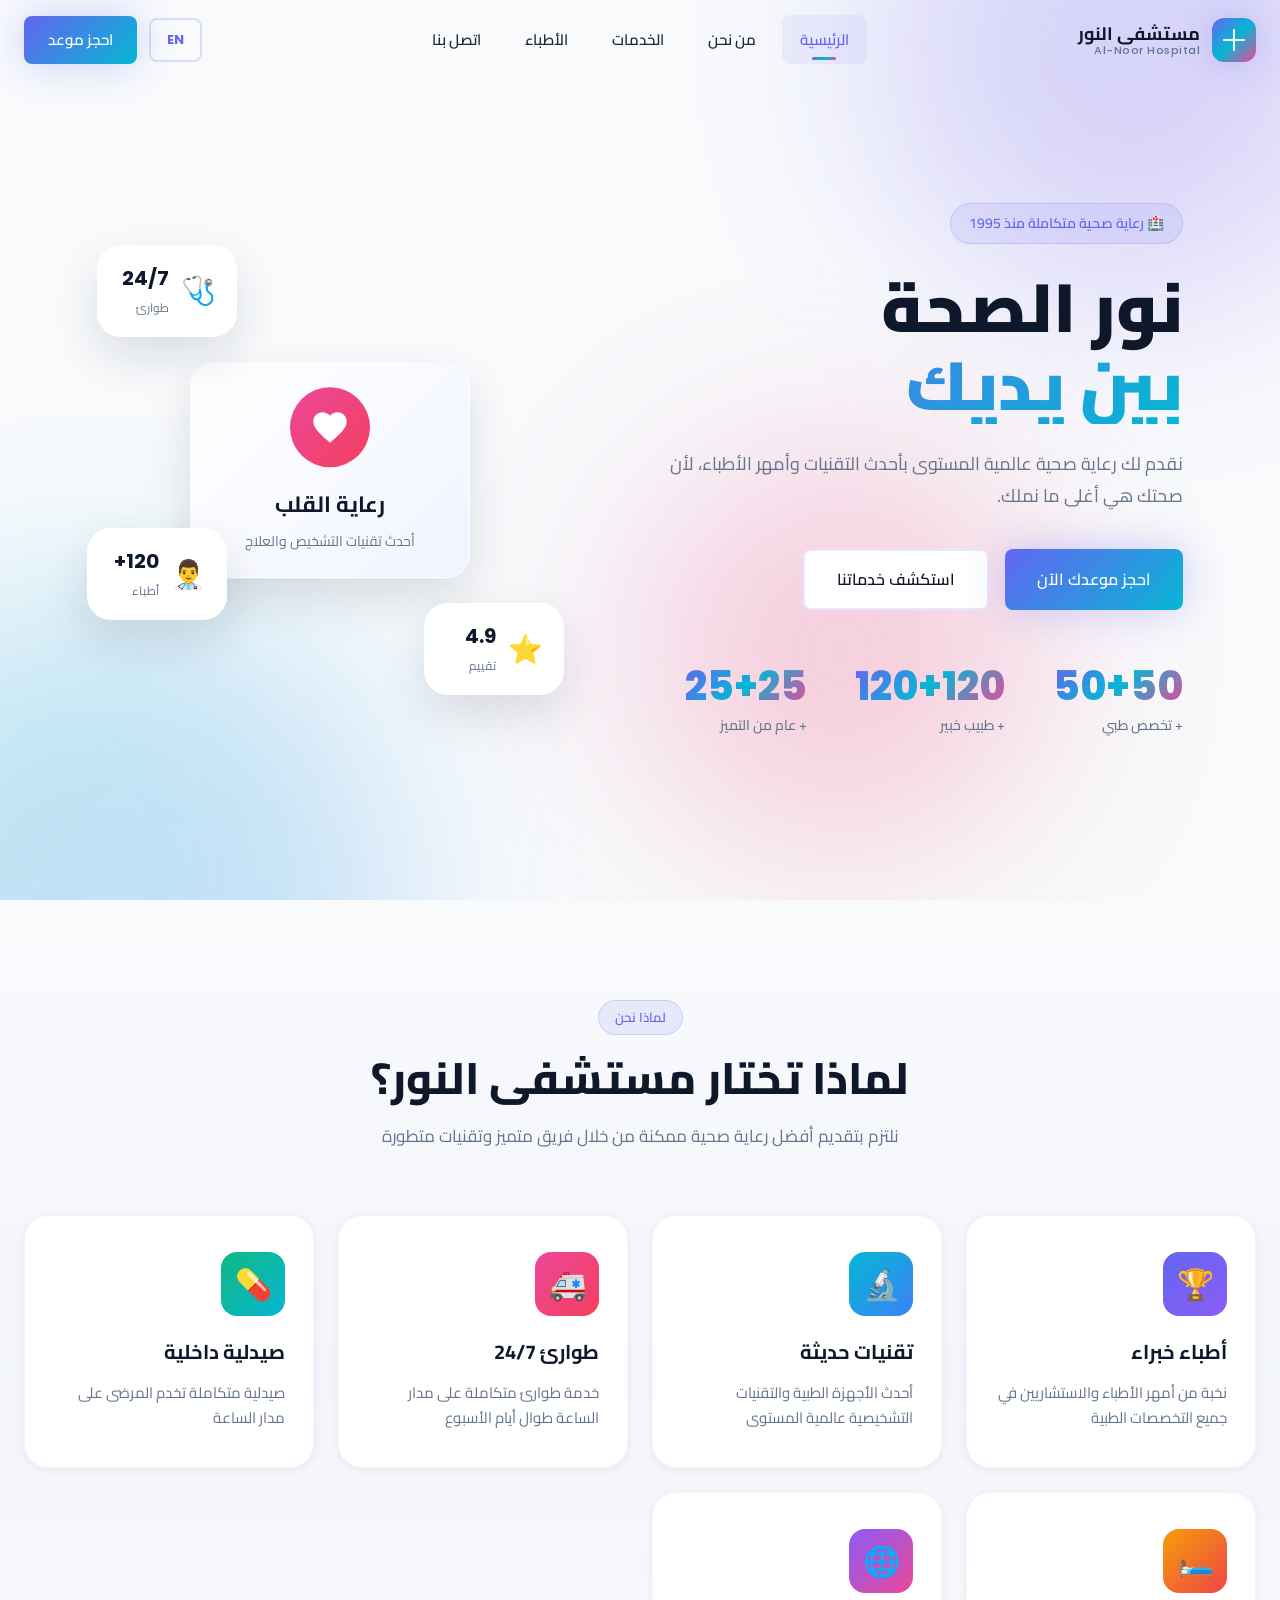
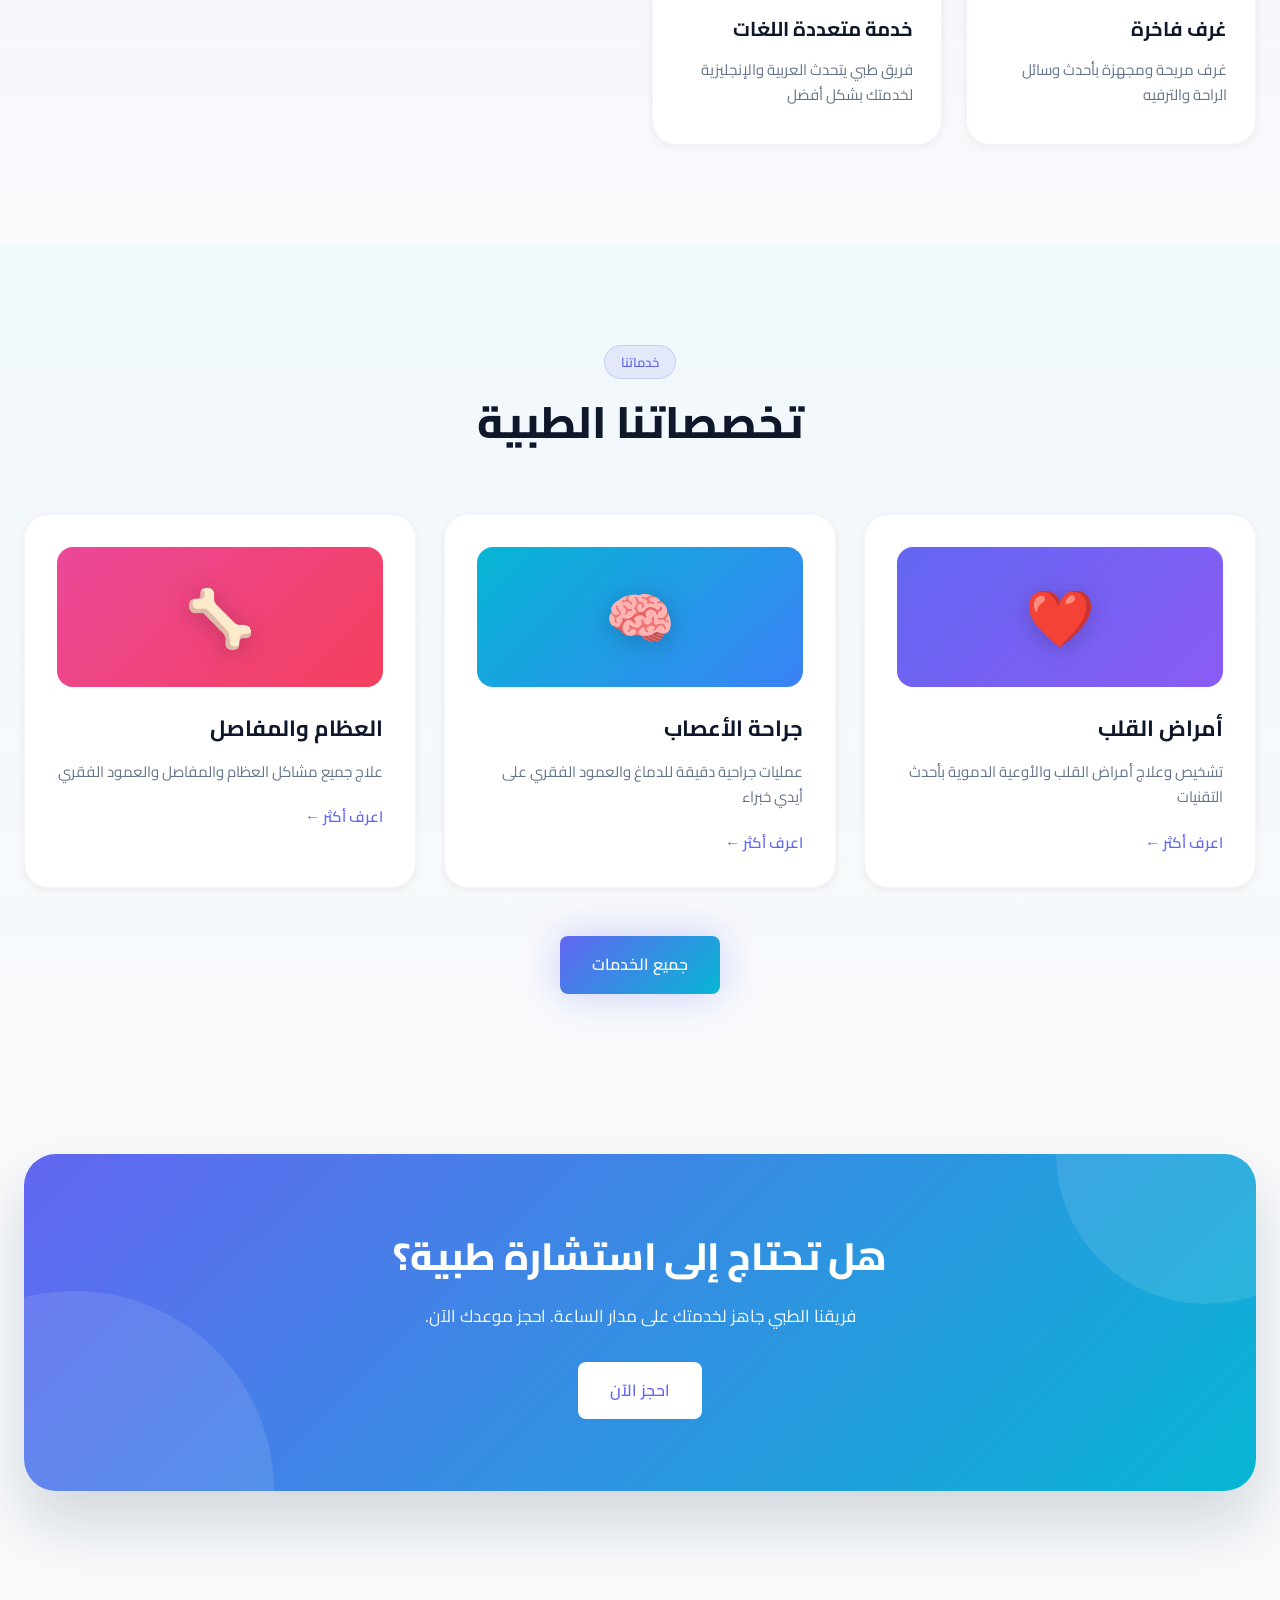
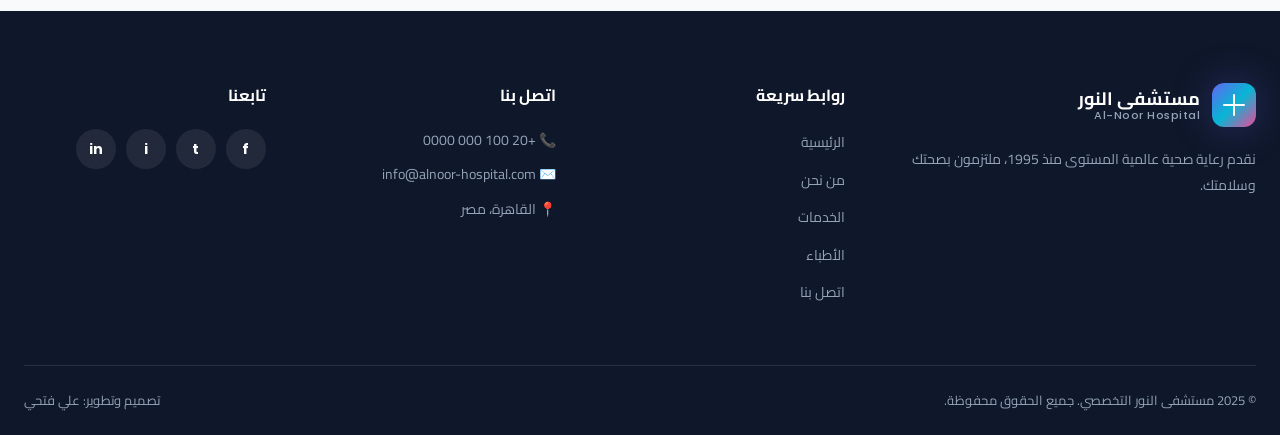
<file: index.html>
<!DOCTYPE html>
<html lang="ar" dir="rtl">
<head>
  <meta charset="UTF-8">
  <meta name="viewport" content="width=device-width, initial-scale=1.0">
  <meta name="description" content="مستشفى النور التخصصي - رعاية صحية متكاملة بأحدث التقنيات">
  <title>مستشفى النور التخصصي | Al-Noor Specialized Hospital</title>
  <link rel="preconnect" href="https://fonts.googleapis.com">
  <link rel="preconnect" href="https://fonts.gstatic.com" crossorigin>
  <link href="https://fonts.googleapis.com/css2?family=Cairo:wght@300;400;600;700;900&family=Poppins:wght@300;400;600;700;900&display=swap" rel="stylesheet">
  <link rel="stylesheet" href="css/style.css">
  <link rel="stylesheet" href="css/animations.css">
</head>
<body>
  <!-- Animated Background -->
  <div class="bg-animation">
    <div class="gradient-orb orb-1"></div>
    <div class="gradient-orb orb-2"></div>
    <div class="gradient-orb orb-3"></div>
  </div>

  <!-- Navbar -->
  <nav class="navbar" id="navbar">
    <div class="nav-container">
      <a href="index.html" class="logo">
        <div class="logo-icon">
          <svg viewBox="0 0 24 24" fill="none" stroke="currentColor" stroke-width="2">
            <path d="M12 2v20M2 12h20" stroke-linecap="round"/>
          </svg>
        </div>
        <div class="logo-text">
          <span class="logo-ar">مستشفى النور</span>
          <span class="logo-en">Al-Noor Hospital</span>
        </div>
      </a>

      <ul class="nav-links" id="navLinks">
        <li><a href="index.html" class="nav-link active" data-ar="الرئيسية" data-en="Home">الرئيسية</a></li>
        <li><a href="about.html" class="nav-link" data-ar="من نحن" data-en="About">من نحن</a></li>
        <li><a href="services.html" class="nav-link" data-ar="الخدمات" data-en="Services">الخدمات</a></li>
        <li><a href="doctors.html" class="nav-link" data-ar="الأطباء" data-en="Doctors">الأطباء</a></li>
        <li><a href="contact.html" class="nav-link" data-ar="اتصل بنا" data-en="Contact">اتصل بنا</a></li>
      </ul>

      <div class="nav-actions">
        <button class="lang-toggle" id="langToggle" aria-label="Switch Language">
          <span class="lang-current">EN</span>
        </button>
        <a href="contact.html" class="btn btn-primary btn-appointment" data-ar="احجز موعد" data-en="Book Appointment">احجز موعد</a>
        <button class="menu-toggle" id="menuToggle" aria-label="Menu">
          <span></span><span></span><span></span>
        </button>
      </div>
    </div>
  </nav>

  <!-- Hero Section -->
  <section class="hero">
    <div class="hero-container">
      <div class="hero-content">
        <div class="hero-badge" data-ar="🏥 رعاية صحية متكاملة منذ 1995" data-en="🏥 Comprehensive care since 1995">🏥 رعاية صحية متكاملة منذ 1995</div>
        <h1 class="hero-title">
          <span data-ar="نور الصحة" data-en="Light of Health">نور الصحة</span>
          <span class="gradient-text" data-ar="بين يديك" data-en="In Your Hands">بين يديك</span>
        </h1>
        <p class="hero-description" data-ar="نقدم لك رعاية صحية عالمية المستوى بأحدث التقنيات وأمهر الأطباء، لأن صحتك هي أغلى ما نملك." data-en="We provide world-class healthcare with the latest technologies and the most skilled doctors, because your health is our most precious possession.">
          نقدم لك رعاية صحية عالمية المستوى بأحدث التقنيات وأمهر الأطباء، لأن صحتك هي أغلى ما نملك.
        </p>
        <div class="hero-buttons">
          <a href="contact.html" class="btn btn-primary btn-lg" data-ar="احجز موعدك الآن" data-en="Book Your Appointment">احجز موعدك الآن</a>
          <a href="services.html" class="btn btn-secondary btn-lg" data-ar="استكشف خدماتنا" data-en="Explore Our Services">استكشف خدماتنا</a>
        </div>
        <div class="hero-stats">
          <div class="stat">
            <div class="stat-number" data-count="50">0</div>
            <div class="stat-label" data-ar="+ تخصص طبي" data-en="+ Medical Specialty">+ تخصص طبي</div>
          </div>
          <div class="stat">
            <div class="stat-number" data-count="120">0</div>
            <div class="stat-label" data-ar="+ طبيب خبير" data-en="+ Expert Doctors">+ طبيب خبير</div>
          </div>
          <div class="stat">
            <div class="stat-number" data-count="25">0</div>
            <div class="stat-label" data-ar="+ عام من التميز" data-en="+ Years of Excellence">+ عام من التميز</div>
          </div>
        </div>
      </div>
      <div class="hero-visual">
        <div class="hero-card main-card">
          <div class="card-icon-pulse">
            <svg viewBox="0 0 24 24" fill="currentColor"><path d="M12 21.35l-1.45-1.32C5.4 15.36 2 12.28 2 8.5 2 5.42 4.42 3 7.5 3c1.74 0 3.41.81 4.5 2.09C13.09 3.81 14.76 3 16.5 3 19.58 3 22 5.42 22 8.5c0 3.78-3.4 6.86-8.55 11.54L12 21.35z"/></svg>
          </div>
          <h3 data-ar="رعاية القلب" data-en="Heart Care">رعاية القلب</h3>
          <p data-ar="أحدث تقنيات التشخيص والعلاج" data-en="Latest diagnostic & treatment tech">أحدث تقنيات التشخيص والعلاج</p>
        </div>
        <div class="hero-card float-card card-1">
          <div class="mini-icon">🩺</div>
          <div>
            <strong data-ar="24/7" data-en="24/7">24/7</strong>
            <small data-ar="طوارئ" data-en="Emergency">طوارئ</small>
          </div>
        </div>
        <div class="hero-card float-card card-2">
          <div class="mini-icon">👨‍⚕️</div>
          <div>
            <strong data-ar="120+" data-en="120+">120+</strong>
            <small data-ar="أطباء" data-en="Doctors">أطباء</small>
          </div>
        </div>
        <div class="hero-card float-card card-3">
          <div class="mini-icon">⭐</div>
          <div>
            <strong data-ar="4.9" data-en="4.9">4.9</strong>
            <small data-ar="تقييم" data-en="Rating">تقييم</small>
          </div>
        </div>
      </div>
    </div>
  </section>

  <!-- Features Section -->
  <section class="features">
    <div class="container">
      <div class="section-header">
        <span class="section-tag" data-ar="لماذا نحن" data-en="Why Choose Us">لماذا نحن</span>
        <h2 class="section-title" data-ar="لماذا تختار مستشفى النور؟" data-en="Why Choose Al-Noor Hospital?">لماذا تختار مستشفى النور؟</h2>
        <p class="section-subtitle" data-ar="نلتزم بتقديم أفضل رعاية صحية ممكنة من خلال فريق متميز وتقنيات متطورة" data-en="We are committed to providing the best possible healthcare through an exceptional team and advanced technologies">نلتزم بتقديم أفضل رعاية صحية ممكنة من خلال فريق متميز وتقنيات متطورة</p>
      </div>
      <div class="features-grid">
        <div class="feature-card reveal">
          <div class="feature-icon gradient-1">🏆</div>
          <h3 data-ar="أطباء خبراء" data-en="Expert Doctors">أطباء خبراء</h3>
          <p data-ar="نخبة من أمهر الأطباء والاستشاريين في جميع التخصصات الطبية" data-en="Elite surgeons and consultants in all medical specialties">نخبة من أمهر الأطباء والاستشاريين في جميع التخصصات الطبية</p>
        </div>
        <div class="feature-card reveal">
          <div class="feature-icon gradient-2">🔬</div>
          <h3 data-ar="تقنيات حديثة" data-en="Modern Technology">تقنيات حديثة</h3>
          <p data-ar="أحدث الأجهزة الطبية والتقنيات التشخيصية عالمية المستوى" data-en="The latest world-class medical devices and diagnostic technologies">أحدث الأجهزة الطبية والتقنيات التشخيصية عالمية المستوى</p>
        </div>
        <div class="feature-card reveal">
          <div class="feature-icon gradient-3">🚑</div>
          <h3 data-ar="طوارئ 24/7" data-en="24/7 Emergency">طوارئ 24/7</h3>
          <p data-ar="خدمة طوارئ متكاملة على مدار الساعة طوال أيام الأسبوع" data-en="Complete emergency service available 24/7">خدمة طوارئ متكاملة على مدار الساعة طوال أيام الأسبوع</p>
        </div>
        <div class="feature-card reveal">
          <div class="feature-icon gradient-4">💊</div>
          <h3 data-ar="صيدلية داخلية" data-en="In-house Pharmacy">صيدلية داخلية</h3>
          <p data-ar="صيدلية متكاملة تخدم المرضى على مدار الساعة" data-en="A complete pharmacy serving patients around the clock">صيدلية متكاملة تخدم المرضى على مدار الساعة</p>
        </div>
        <div class="feature-card reveal">
          <div class="feature-icon gradient-5">🛏️</div>
          <h3 data-ar="غرف فاخرة" data-en="Luxury Rooms">غرف فاخرة</h3>
          <p data-ar="غرف مريحة ومجهزة بأحدث وسائل الراحة والترفيه" data-en="Comfortable rooms equipped with the latest amenities">غرف مريحة ومجهزة بأحدث وسائل الراحة والترفيه</p>
        </div>
        <div class="feature-card reveal">
          <div class="feature-icon gradient-6">🌐</div>
          <h3 data-ar="خدمة متعددة اللغات" data-en="Multilingual Service">خدمة متعددة اللغات</h3>
          <p data-ar="فريق طبي يتحدث العربية والإنجليزية لخدمتك بشكل أفضل" data-en="Medical team speaking Arabic and English to serve you better">فريق طبي يتحدث العربية والإنجليزية لخدمتك بشكل أفضل</p>
        </div>
      </div>
    </div>
  </section>

  <!-- Services Preview -->
  <section class="services-preview">
    <div class="container">
      <div class="section-header">
        <span class="section-tag" data-ar="خدماتنا" data-en="Our Services">خدماتنا</span>
        <h2 class="section-title" data-ar="تخصصاتنا الطبية" data-en="Our Medical Specialties">تخصصاتنا الطبية</h2>
      </div>
      <div class="services-grid">
        <div class="service-card reveal">
          <div class="service-image gradient-bg-1">
            <span>❤️</span>
          </div>
          <h3 data-ar="أمراض القلب" data-en="Cardiology">أمراض القلب</h3>
          <p data-ar="تشخيص وعلاج أمراض القلب والأوعية الدموية بأحدث التقنيات" data-en="Diagnosis and treatment of cardiovascular diseases with the latest technology">تشخيص وعلاج أمراض القلب والأوعية الدموية بأحدث التقنيات</p>
          <a href="services.html" class="service-link" data-ar="اعرف أكثر ←" data-en="Learn More →">اعرف أكثر ←</a>
        </div>
        <div class="service-card reveal">
          <div class="service-image gradient-bg-2">
            <span>🧠</span>
          </div>
          <h3 data-ar="جراحة الأعصاب" data-en="Neurosurgery">جراحة الأعصاب</h3>
          <p data-ar="عمليات جراحية دقيقة للدماغ والعمود الفقري على أيدي خبراء" data-en="Precise brain and spine surgeries by experts">عمليات جراحية دقيقة للدماغ والعمود الفقري على أيدي خبراء</p>
          <a href="services.html" class="service-link" data-ar="اعرف أكثر ←" data-en="Learn More →">اعرف أكثر ←</a>
        </div>
        <div class="service-card reveal">
          <div class="service-image gradient-bg-3">
            <span>🦴</span>
          </div>
          <h3 data-ar="العظام والمفاصل" data-en="Orthopedics">العظام والمفاصل</h3>
          <p data-ar="علاج جميع مشاكل العظام والمفاصل والعمود الفقري" data-en="Treatment of all bone, joint and spine problems">علاج جميع مشاكل العظام والمفاصل والعمود الفقري</p>
          <a href="services.html" class="service-link" data-ar="اعرف أكثر ←" data-en="Learn More →">اعرف أكثر ←</a>
        </div>
      </div>
      <div class="center-btn">
        <a href="services.html" class="btn btn-primary btn-lg" data-ar="جميع الخدمات" data-en="All Services">جميع الخدمات</a>
      </div>
    </div>
  </section>

  <!-- CTA Section -->
  <section class="cta">
    <div class="container">
      <div class="cta-box">
        <div class="cta-content">
          <h2 data-ar="هل تحتاج إلى استشارة طبية؟" data-en="Need a Medical Consultation?">هل تحتاج إلى استشارة طبية؟</h2>
          <p data-ar="فريقنا الطبي جاهز لخدمتك على مدار الساعة. احجز موعدك الآن." data-en="Our medical team is ready to serve you around the clock. Book your appointment now.">فريقنا الطبي جاهز لخدمتك على مدار الساعة. احجز موعدك الآن.</p>
          <a href="contact.html" class="btn btn-light btn-lg" data-ar="احجز الآن" data-en="Book Now">احجز الآن</a>
        </div>
      </div>
    </div>
  </section>

  <!-- Footer -->
  <footer class="footer">
    <div class="container">
      <div class="footer-grid">
        <div class="footer-col">
          <div class="logo">
            <div class="logo-icon">
              <svg viewBox="0 0 24 24" fill="none" stroke="currentColor" stroke-width="2">
                <path d="M12 2v20M2 12h20" stroke-linecap="round"/>
              </svg>
            </div>
            <div class="logo-text">
              <span class="logo-ar">مستشفى النور</span>
              <span class="logo-en">Al-Noor Hospital</span>
            </div>
          </div>
          <p data-ar="نقدم رعاية صحية عالمية المستوى منذ 1995، ملتزمون بصحتك وسلامتك." data-en="Providing world-class healthcare since 1995, committed to your health and safety.">نقدم رعاية صحية عالمية المستوى منذ 1995، ملتزمون بصحتك وسلامتك.</p>
        </div>
        <div class="footer-col">
          <h4 data-ar="روابط سريعة" data-en="Quick Links">روابط سريعة</h4>
          <ul>
            <li><a href="index.html" data-ar="الرئيسية" data-en="Home">الرئيسية</a></li>
            <li><a href="about.html" data-ar="من نحن" data-en="About">من نحن</a></li>
            <li><a href="services.html" data-ar="الخدمات" data-en="Services">الخدمات</a></li>
            <li><a href="doctors.html" data-ar="الأطباء" data-en="Doctors">الأطباء</a></li>
            <li><a href="contact.html" data-ar="اتصل بنا" data-en="Contact">اتصل بنا</a></li>
          </ul>
        </div>
        <div class="footer-col">
          <h4 data-ar="اتصل بنا" data-en="Contact Us">اتصل بنا</h4>
          <ul class="contact-list">
            <li>📞 +20 100 000 0000</li>
            <li>✉️ info@alnoor-hospital.com</li>
            <li>📍 <span data-ar="القاهرة، مصر" data-en="Cairo, Egypt">القاهرة، مصر</span></li>
          </ul>
        </div>
        <div class="footer-col">
          <h4 data-ar="تابعنا" data-en="Follow Us">تابعنا</h4>
          <div class="social-links">
            <a href="#" aria-label="Facebook">f</a>
            <a href="#" aria-label="Twitter">t</a>
            <a href="#" aria-label="Instagram">i</a>
            <a href="#" aria-label="LinkedIn">in</a>
          </div>
        </div>
      </div>
      <div class="footer-bottom">
        <p>&copy; 2025 <span data-ar="مستشفى النور التخصصي" data-en="Al-Noor Specialized Hospital">مستشفى النور التخصصي</span>. <span data-ar="جميع الحقوق محفوظة" data-en="All Rights Reserved">جميع الحقوق محفوظة</span>.</p>
        <p data-ar="تصميم وتطوير: علي فتحي" data-en="Designed & Developed by: Ali Fathi">تصميم وتطوير: علي فتحي</p>
      </div>
    </div>
  </footer>

  <script src="js/translations.js"></script>
  <script src="js/main.js"></script>
</body>
</html>
</file>
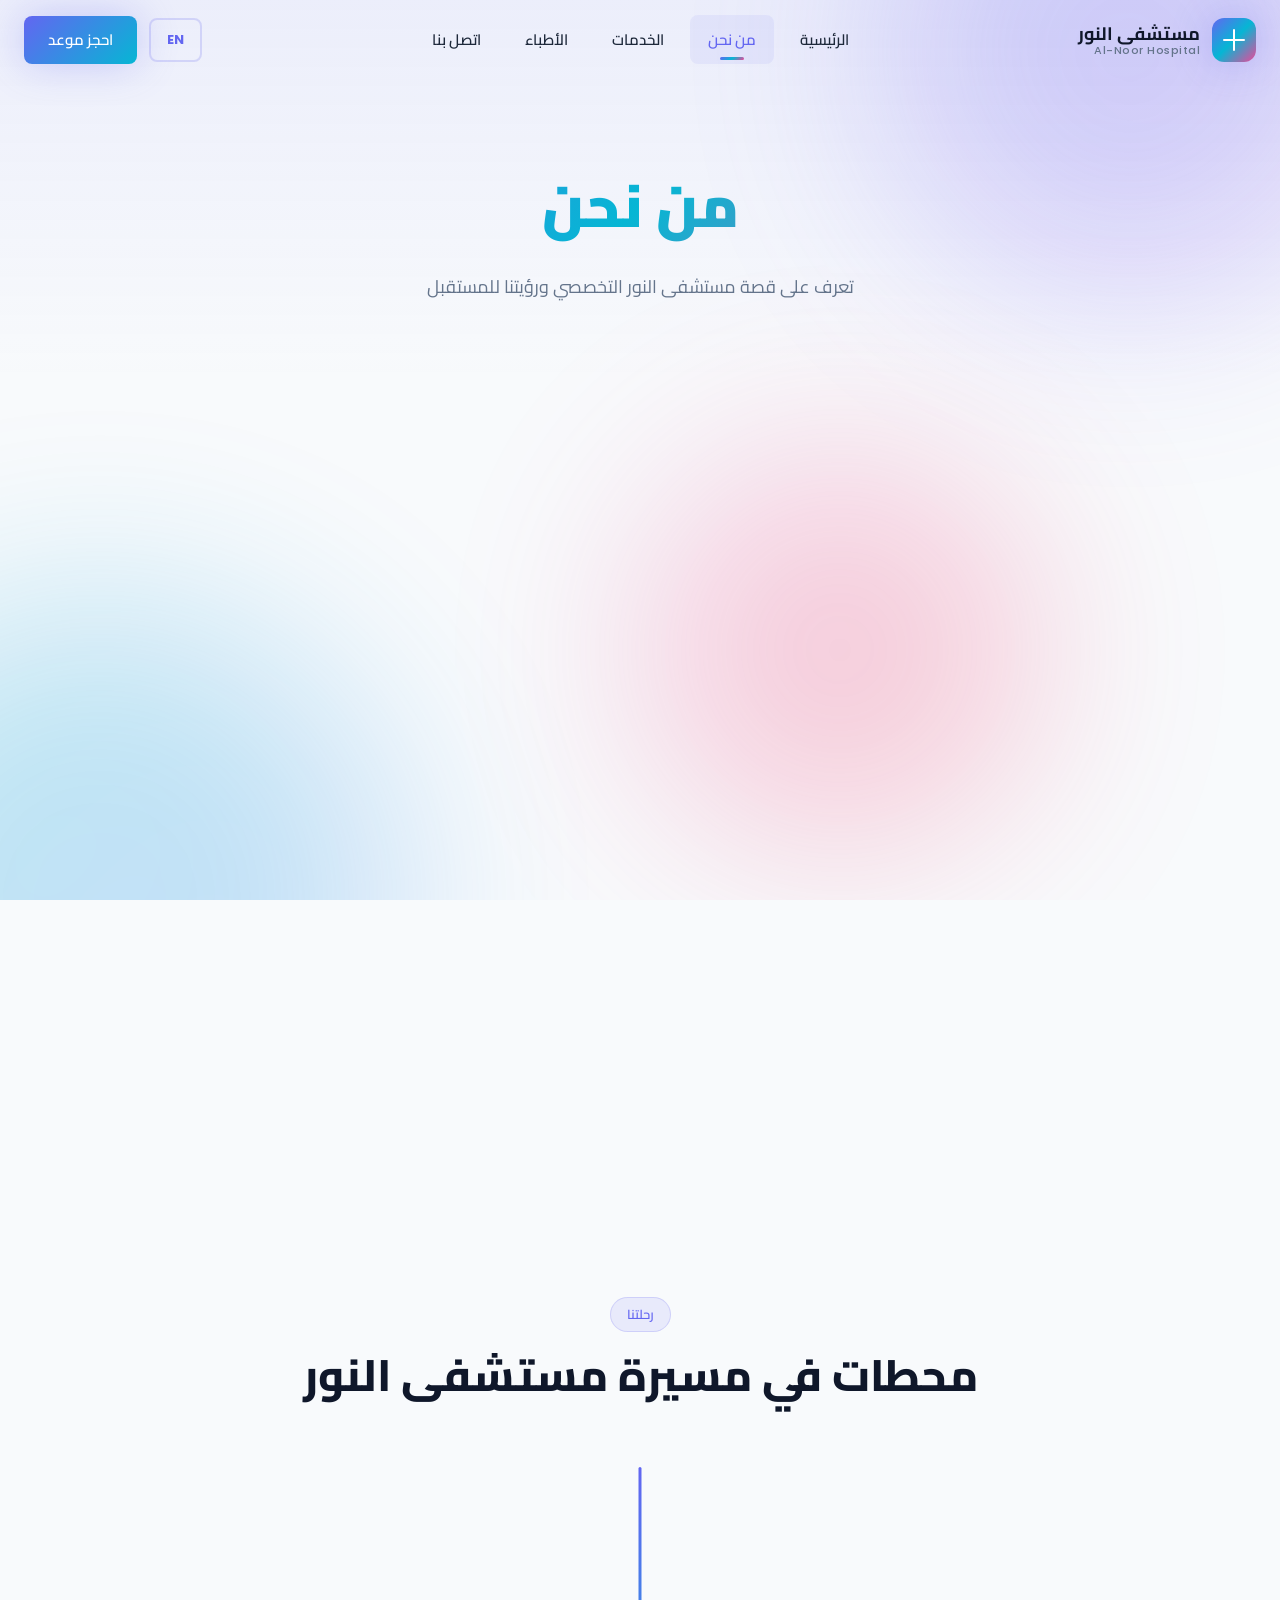
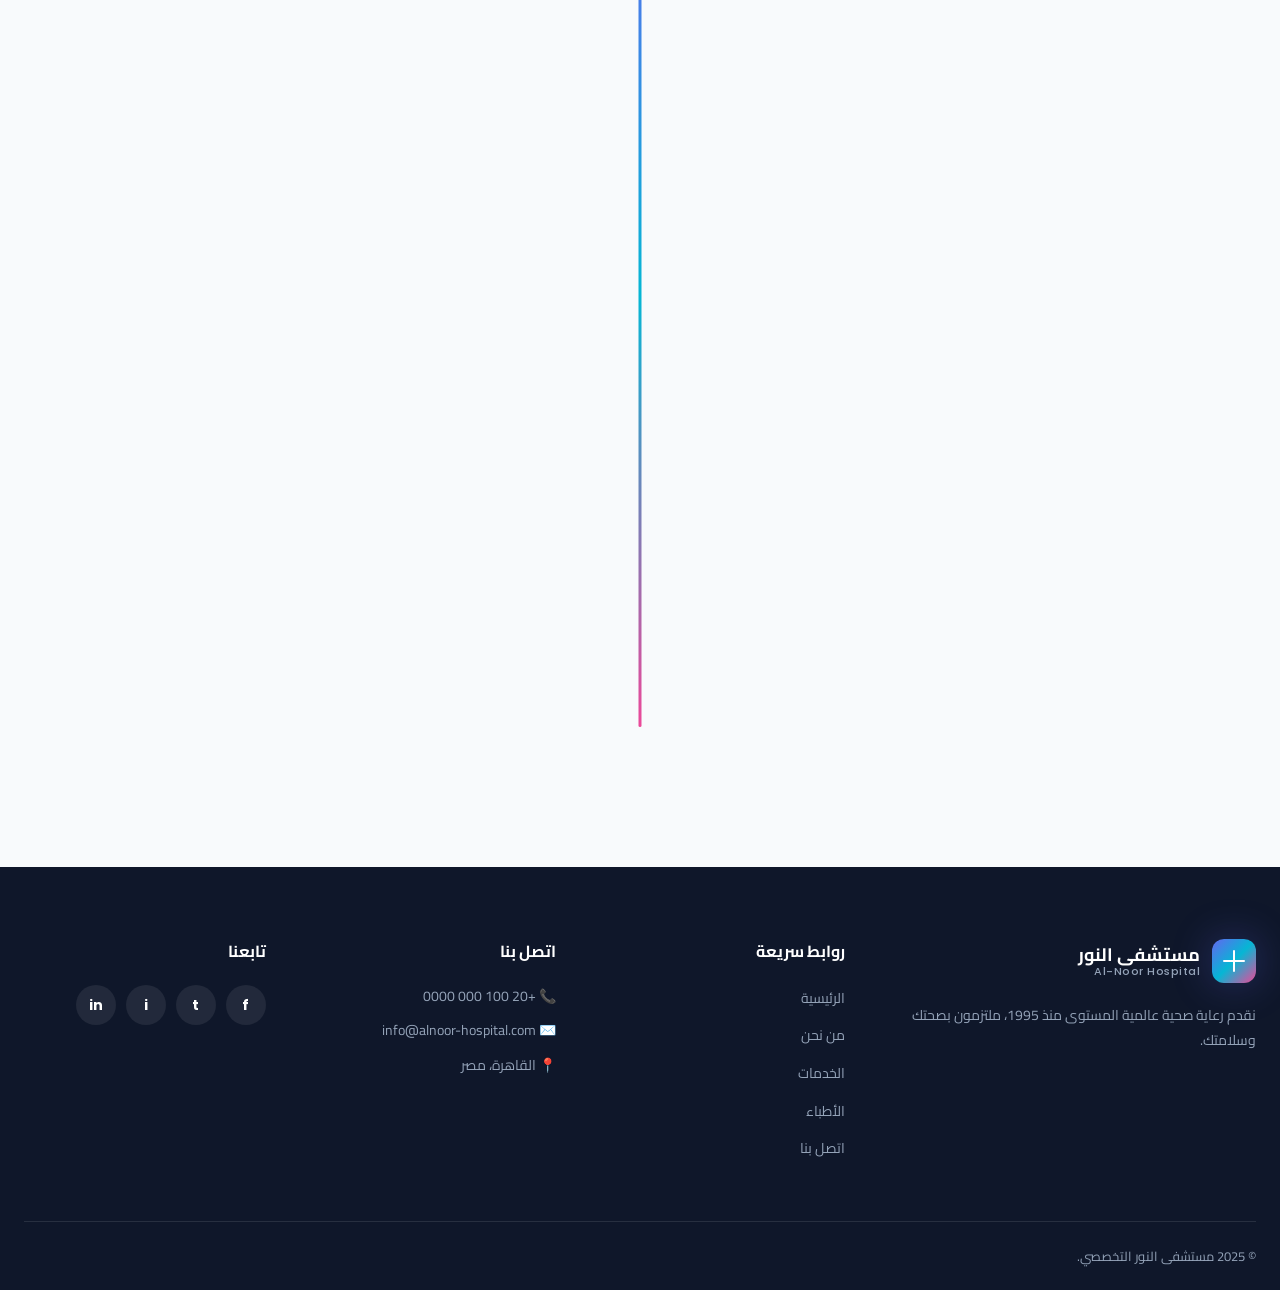
<file: about.html>
<!DOCTYPE html>
<html lang="ar" dir="rtl">
<head>
  <meta charset="UTF-8">
  <meta name="viewport" content="width=device-width, initial-scale=1.0">
  <title>من نحن | About - مستشفى النور</title>
  <link rel="preconnect" href="https://fonts.googleapis.com">
  <link rel="preconnect" href="https://fonts.gstatic.com" crossorigin>
  <link href="https://fonts.googleapis.com/css2?family=Cairo:wght@300;400;600;700;900&family=Poppins:wght@300;400;600;700;900&display=swap" rel="stylesheet">
  <link rel="stylesheet" href="css/style.css">
  <link rel="stylesheet" href="css/animations.css">
</head>
<body>
  <div class="bg-animation">
    <div class="gradient-orb orb-1"></div>
    <div class="gradient-orb orb-2"></div>
    <div class="gradient-orb orb-3"></div>
  </div>

  <nav class="navbar" id="navbar">
    <div class="nav-container">
      <a href="index.html" class="logo">
        <div class="logo-icon">
          <svg viewBox="0 0 24 24" fill="none" stroke="currentColor" stroke-width="2">
            <path d="M12 2v20M2 12h20" stroke-linecap="round"/>
          </svg>
        </div>
        <div class="logo-text">
          <span class="logo-ar">مستشفى النور</span>
          <span class="logo-en">Al-Noor Hospital</span>
        </div>
      </a>
      <ul class="nav-links" id="navLinks">
        <li><a href="index.html" class="nav-link" data-ar="الرئيسية" data-en="Home">الرئيسية</a></li>
        <li><a href="about.html" class="nav-link active" data-ar="من نحن" data-en="About">من نحن</a></li>
        <li><a href="services.html" class="nav-link" data-ar="الخدمات" data-en="Services">الخدمات</a></li>
        <li><a href="doctors.html" class="nav-link" data-ar="الأطباء" data-en="Doctors">الأطباء</a></li>
        <li><a href="contact.html" class="nav-link" data-ar="اتصل بنا" data-en="Contact">اتصل بنا</a></li>
      </ul>
      <div class="nav-actions">
        <button class="lang-toggle" id="langToggle" aria-label="Switch Language"><span class="lang-current">EN</span></button>
        <a href="contact.html" class="btn btn-primary btn-appointment" data-ar="احجز موعد" data-en="Book Appointment">احجز موعد</a>
        <button class="menu-toggle" id="menuToggle" aria-label="Menu"><span></span><span></span><span></span></button>
      </div>
    </div>
  </nav>

  <section class="page-hero">
    <div class="container">
      <h1 class="page-title">
        <span data-ar="من نحن" data-en="About Us">من نحن</span>
      </h1>
      <p class="page-subtitle" data-ar="تعرف على قصة مستشفى النور التخصصي ورؤيتنا للمستقبل" data-en="Learn about the story of Al-Noor Specialized Hospital and our vision for the future">تعرف على قصة مستشفى النور التخصصي ورؤيتنا للمستقبل</p>
    </div>
  </section>

  <section class="about-section">
    <div class="container">
      <div class="about-grid">
        <div class="about-content reveal">
          <span class="section-tag" data-ar="قصتنا" data-en="Our Story">قصتنا</span>
          <h2 class="section-title" data-ar="25 عاماً من التميز الطبي" data-en="25 Years of Medical Excellence">25 عاماً من التميز الطبي</h2>
          <p data-ar="تأسس مستشفى النور التخصصي عام 1995 برؤية واضحة: تقديم رعاية صحية عالمية المستوى لأبناء المجتمع. منذ ذلك الحين، أصبحنا واحداً من أبرز المستشفيات الخاصة في المنطقة، نخدم أكثر من 100,000 مريض سنوياً." data-en="Al-Noor Specialized Hospital was founded in 1995 with a clear vision: to provide world-class healthcare to the community. Since then, we have become one of the leading private hospitals in the region, serving over 100,000 patients annually.">تأسس مستشفى النور التخصصي عام 1995 برؤية واضحة: تقديم رعاية صحية عالمية المستوى لأبناء المجتمع. منذ ذلك الحين، أصبحنا واحداً من أبرز المستشفيات الخاصة في المنطقة، نخدم أكثر من 100,000 مريض سنوياً.</p>
          <p data-ar="نؤمن بأن كل مريض يستحق رعاية شخصية ومتميزة، لذلك نجمع بين الخبرة الطبية العالية والتقنيات الحديثة واللمسة الإنسانية التي تجعل رحلتك العلاجية مريحة وآمنة." data-en="We believe every patient deserves personalized, distinguished care. That's why we combine high medical expertise, modern technology, and the human touch that makes your healing journey comfortable and safe.">نؤمن بأن كل مريض يستحق رعاية شخصية ومتميزة، لذلك نجمع بين الخبرة الطبية العالية والتقنيات الحديثة واللمسة الإنسانية التي تجعل رحلتك العلاجية مريحة وآمنة.</p>
        </div>
        <div class="about-visual reveal">
          <div class="about-card">
            <div class="about-stat">
              <span class="stat-number">100K+</span>
              <span data-ar="مريض سنوياً" data-en="Patients Annually">مريض سنوياً</span>
            </div>
            <div class="about-stat">
              <span class="stat-number">50+</span>
              <span data-ar="تخصص طبي" data-en="Medical Specialties">تخصص طبي</span>
            </div>
            <div class="about-stat">
              <span class="stat-number">120+</span>
              <span data-ar="طبيب خبير" data-en="Expert Doctors">طبيب خبير</span>
            </div>
            <div class="about-stat">
              <span class="stat-number">300+</span>
              <span data-ar="سرير" data-en="Beds">سرير</span>
            </div>
          </div>
        </div>
      </div>
    </div>
  </section>

  <section class="mission-vision">
    <div class="container">
      <div class="mv-grid">
        <div class="mv-card reveal">
          <div class="mv-icon">🎯</div>
          <h3 data-ar="رؤيتنا" data-en="Our Vision">رؤيتنا</h3>
          <p data-ar="أن نكون المستشفى الأول والأكثر ثقة في الشرق الأوسط، رائداً في الرعاية الصحية المبتكرة والمتكاملة." data-en="To be the most trusted and leading hospital in the Middle East, pioneering innovative and comprehensive healthcare.">أن نكون المستشفى الأول والأكثر ثقة في الشرق الأوسط، رائداً في الرعاية الصحية المبتكرة والمتكاملة.</p>
        </div>
        <div class="mv-card reveal">
          <div class="mv-icon">💡</div>
          <h3 data-ar="رسالتنا" data-en="Our Mission">رسالتنا</h3>
          <p data-ar="تقديم رعاية صحية عالية الجودة تركز على المريض، من خلال فريق طبي متميز وتقنيات متطورة وبيئة محفزة." data-en="Providing high-quality, patient-centered healthcare through an exceptional medical team, advanced technology, and a supportive environment.">تقديم رعاية صحية عالية الجودة تركز على المريض، من خلال فريق طبي متميز وتقنيات متطورة وبيئة محفزة.</p>
        </div>
        <div class="mv-card reveal">
          <div class="mv-icon">💎</div>
          <h3 data-ar="قيمنا" data-en="Our Values">قيمنا</h3>
          <p data-ar="الاحترافية، الرحمة، الابتكار، الشفافية، والالتزام بأعلى معايير الجودة والسلامة." data-en="Professionalism, compassion, innovation, transparency, and commitment to the highest quality and safety standards.">الاحترافية، الرحمة، الابتكار، الشفافية، والالتزام بأعلى معايير الجودة والسلامة.</p>
        </div>
      </div>
    </div>
  </section>

  <section class="timeline-section">
    <div class="container">
      <div class="section-header">
        <span class="section-tag" data-ar="رحلتنا" data-en="Our Journey">رحلتنا</span>
        <h2 class="section-title" data-ar="محطات في مسيرة مستشفى النور" data-en="Milestones in Al-Noor Hospital's Journey">محطات في مسيرة مستشفى النور</h2>
      </div>
      <div class="timeline">
        <div class="timeline-item reveal">
          <div class="timeline-year">1995</div>
          <div class="timeline-content">
            <h3 data-ar="التأسيس" data-en="Foundation">التأسيس</h3>
            <p data-ar="افتتاح مستشفى النور بـ 50 سريراً و 5 تخصصات طبية" data-en="Opening of Al-Noor Hospital with 50 beds and 5 medical specialties">افتتاح مستشفى النور بـ 50 سريراً و 5 تخصصات طبية</p>
          </div>
        </div>
        <div class="timeline-item reveal">
          <div class="timeline-year">2005</div>
          <div class="timeline-content">
            <h3 data-ar="التوسع الأول" data-en="First Expansion">التوسع الأول</h3>
            <p data-ar="إضافة 100 سرير وقسم طوارئ متكامل يعمل 24/7" data-en="Adding 100 beds and a complete 24/7 emergency department">إضافة 100 سرير وقسم طوارئ متكامل يعمل 24/7</p>
          </div>
        </div>
        <div class="timeline-item reveal">
          <div class="timeline-year">2015</div>
          <div class="timeline-content">
            <h3 data-ar="الاعتماد الدولي" data-en="International Accreditation">الاعتماد الدولي</h3>
            <p data-ar="الحصول على اعتماد JCI العالمي للجودة والسلامة" data-en="Obtaining JCI international accreditation for quality and safety">الحصول على اعتماد JCI العالمي للجودة والسلامة</p>
          </div>
        </div>
        <div class="timeline-item reveal">
          <div class="timeline-year">2020</div>
          <div class="timeline-content">
            <h3 data-ar="التحول الرقمي" data-en="Digital Transformation">التحول الرقمي</h3>
            <p data-ar="إطلاق الخدمات الطبية الرقمية والتطبيب عن بعد" data-en="Launching digital medical services and telemedicine">إطلاق الخدمات الطبية الرقمية والتطبيب عن بعد</p>
          </div>
        </div>
        <div class="timeline-item reveal">
          <div class="timeline-year">2025</div>
          <div class="timeline-content">
            <h3 data-ar="الريادة الإقليمية" data-en="Regional Leadership">الريادة الإقليمية</h3>
            <p data-ar="أصبحنا من أفضل 10 مستشفيات في الشرق الأوسط" data-en="We became one of the top 10 hospitals in the Middle East">أصبحنا من أفضل 10 مستشفيات في الشرق الأوسط</p>
          </div>
        </div>
      </div>
    </div>
  </section>

  <footer class="footer">
    <div class="container">
      <div class="footer-grid">
        <div class="footer-col">
          <div class="logo">
            <div class="logo-icon"><svg viewBox="0 0 24 24" fill="none" stroke="currentColor" stroke-width="2"><path d="M12 2v20M2 12h20" stroke-linecap="round"/></svg></div>
            <div class="logo-text"><span class="logo-ar">مستشفى النور</span><span class="logo-en">Al-Noor Hospital</span></div>
          </div>
          <p data-ar="نقدم رعاية صحية عالمية المستوى منذ 1995، ملتزمون بصحتك وسلامتك." data-en="Providing world-class healthcare since 1995, committed to your health and safety.">نقدم رعاية صحية عالمية المستوى منذ 1995، ملتزمون بصحتك وسلامتك.</p>
        </div>
        <div class="footer-col">
          <h4 data-ar="روابط سريعة" data-en="Quick Links">روابط سريعة</h4>
          <ul>
            <li><a href="index.html" data-ar="الرئيسية" data-en="Home">الرئيسية</a></li>
            <li><a href="about.html" data-ar="من نحن" data-en="About">من نحن</a></li>
            <li><a href="services.html" data-ar="الخدمات" data-en="Services">الخدمات</a></li>
            <li><a href="doctors.html" data-ar="الأطباء" data-en="Doctors">الأطباء</a></li>
            <li><a href="contact.html" data-ar="اتصل بنا" data-en="Contact">اتصل بنا</a></li>
          </ul>
        </div>
        <div class="footer-col">
          <h4 data-ar="اتصل بنا" data-en="Contact Us">اتصل بنا</h4>
          <ul class="contact-list">
            <li>📞 +20 100 000 0000</li>
            <li>✉️ info@alnoor-hospital.com</li>
            <li>📍 <span data-ar="القاهرة، مصر" data-en="Cairo, Egypt">القاهرة، مصر</span></li>
          </ul>
        </div>
        <div class="footer-col">
          <h4 data-ar="تابعنا" data-en="Follow Us">تابعنا</h4>
          <div class="social-links">
            <a href="#" aria-label="Facebook">f</a>
            <a href="#" aria-label="Twitter">t</a>
            <a href="#" aria-label="Instagram">i</a>
            <a href="#" aria-label="LinkedIn">in</a>
          </div>
        </div>
      </div>
      <div class="footer-bottom">
        <p>&copy; 2025 <span data-ar="مستشفى النور التخصصي" data-en="Al-Noor Specialized Hospital">مستشفى النور التخصصي</span>. <span
</file>
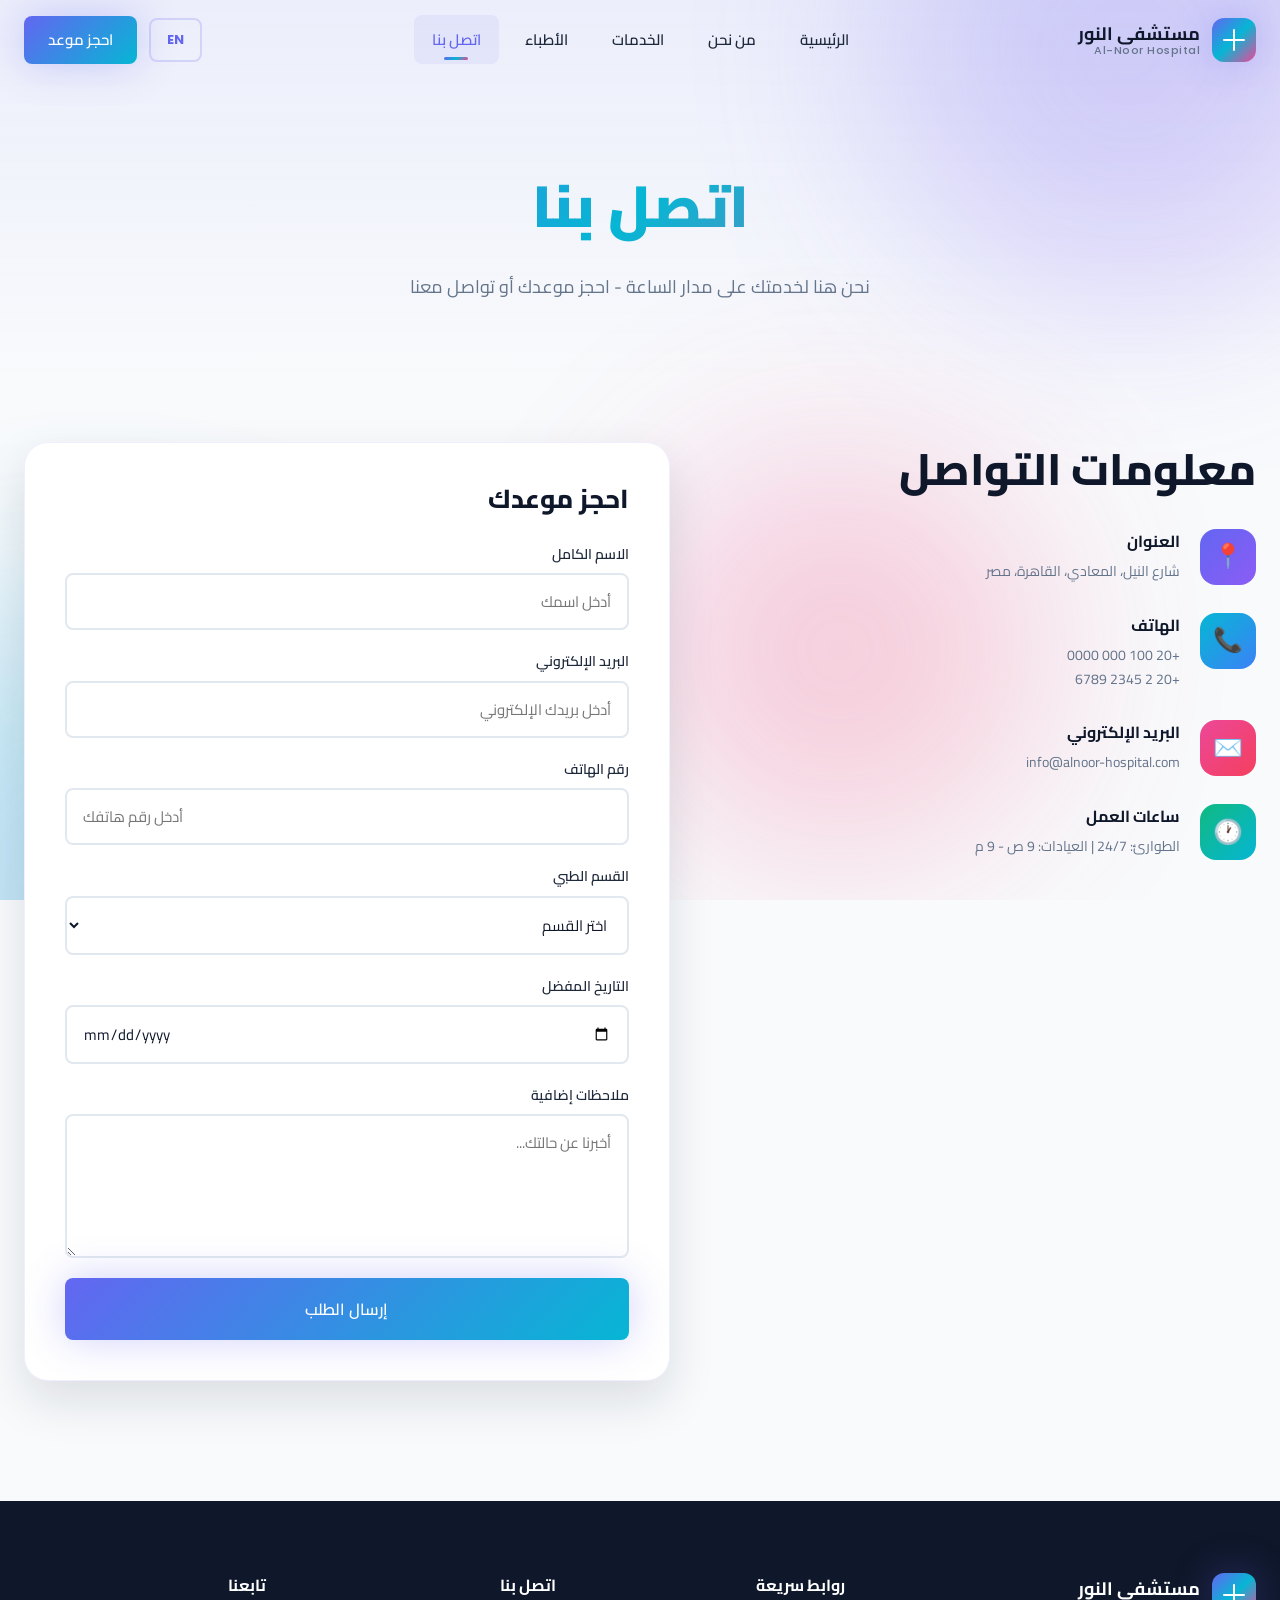
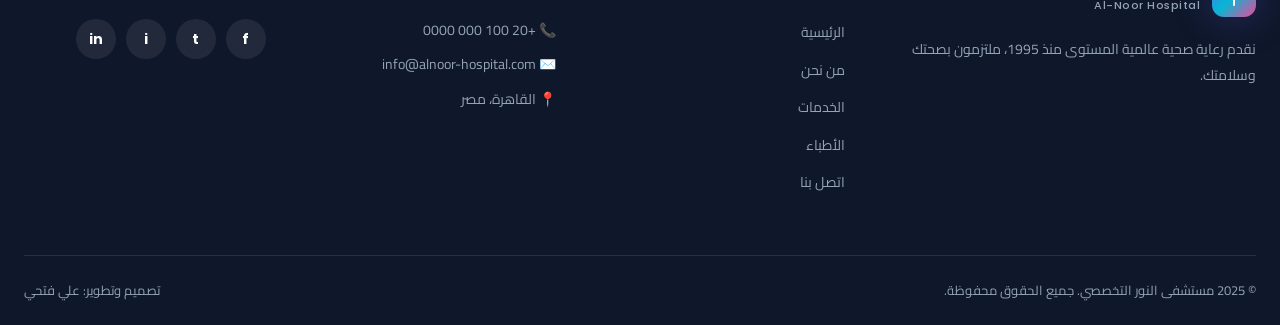
<file: contact.html>
<!DOCTYPE html>
<html lang="ar" dir="rtl">
<head>
  <meta charset="UTF-8">
  <meta name="viewport" content="width=device-width, initial-scale=1.0">
  <title>اتصل بنا | Contact - مستشفى النور</title>
  <link rel="preconnect" href="https://fonts.googleapis.com">
  <link rel="preconnect" href="https://fonts.gstatic.com" crossorigin>
  <link href="https://fonts.googleapis.com/css2?family=Cairo:wght@300;400;600;700;900&family=Poppins:wght@300;400;600;700;900&display=swap" rel="stylesheet">
  <link rel="stylesheet" href="css/style.css">
  <link rel="stylesheet" href="css/animations.css">
</head>
<body>
  <div class="bg-animation">
    <div class="gradient-orb orb-1"></div>
    <div class="gradient-orb orb-2"></div>
    <div class="gradient-orb orb-3"></div>
  </div>

  <nav class="navbar" id="navbar">
    <div class="nav-container">
      <a href="index.html" class="logo">
        <div class="logo-icon"><svg viewBox="0 0 24 24" fill="none" stroke="currentColor" stroke-width="2"><path d="M12 2v20M2 12h20" stroke-linecap="round"/></svg></div>
        <div class="logo-text"><span class="logo-ar">مستشفى النور</span><span class="logo-en">Al-Noor Hospital</span></div>
      </a>
      <ul class="nav-links" id="navLinks">
        <li><a href="index.html" class="nav-link" data-ar="الرئيسية" data-en="Home">الرئيسية</a></li>
        <li><a href="about.html" class="nav-link" data-ar="من نحن" data-en="About">من نحن</a></li>
        <li><a href="services.html" class="nav-link" data-ar="الخدمات" data-en="Services">الخدمات</a></li>
        <li><a href="doctors.html" class="nav-link" data-ar="الأطباء" data-en="Doctors">الأطباء</a></li>
        <li><a href="contact.html" class="nav-link active" data-ar="اتصل بنا" data-en="Contact">اتصل بنا</a></li>
      </ul>
      <div class="nav-actions">
        <button class="lang-toggle" id="langToggle"><span class="lang-current">EN</span></button>
        <a href="contact.html" class="btn btn-primary btn-appointment" data-ar="احجز موعد" data-en="Book Appointment">احجز موعد</a>
        <button class="menu-toggle" id="menuToggle"><span></span><span></span><span></span></button>
      </div>
    </div>
  </nav>

  <section class="page-hero">
    <div class="container">
      <h1 class="page-title"><span data-ar="اتصل بنا" data-en="Contact Us">اتصل بنا</span></h1>
      <p class="page-subtitle" data-ar="نحن هنا لخدمتك على مدار الساعة - احجز موعدك أو تواصل معنا" data-en="We are here to serve you 24/7 - book your appointment or contact us">نحن هنا لخدمتك على مدار الساعة - احجز موعدك أو تواصل معنا</p>
    </div>
  </section>

  <section class="contact-section">
    <div class="container">
      <div class="contact-grid">
        <div class="contact-info reveal">
          <h2 class="section-title" data-ar="معلومات التواصل" data-en="Contact Information">معلومات التواصل</h2>
          <div class="contact-item">
            <div class="contact-icon gradient-1">📍</div>
            <div>
              <h4 data-ar="العنوان" data-en="Address">العنوان</h4>
              <p data-ar="شارع النيل، المعادي، القاهرة، مصر" data-en="Nile Street, Maadi, Cairo, Egypt">شارع النيل، المعادي، القاهرة، مصر</p>
            </div>
          </div>
          <div class="contact-item">
            <div class="contact-icon gradient-2">📞</div>
            <div>
              <h4 data-ar="الهاتف" data-en="Phone">الهاتف</h4>
              <p>+20 100 000 0000<br>+20 2 2345 6789</p>
            </div>
          </div>
          <div class="contact-item">
            <div class="contact-icon gradient-3">✉️</div>
            <div>
              <h4 data-ar="البريد الإلكتروني" data-en="Email">البريد الإلكتروني</h4>
              <p>info@alnoor-hospital.com</p>
            </div>
          </div>
          <div class="contact-item">
            <div class="contact-icon gradient-4">🕐</div>
            <div>
              <h4 data-ar="ساعات العمل" data-en="Working Hours">ساعات العمل</h4>
              <p data-ar="الطوارئ: 24/7 | العيادات: 9 ص - 9 م" data-en="Emergency: 24/7 | Clinics: 9 AM - 9 PM">الطوارئ: 24/7 | العيادات: 9 ص - 9 م</p>
            </div>
          </div>
        </div>

        <div class="contact-form-wrapper reveal">
          <h2 class="section-title" data-ar="احجز موعدك" data-en="Book Your Appointment">احجز موعدك</h2>
          <form class="contact-form" id="contactForm">
            <div class="form-group">
              <label data-ar="الاسم الكامل" data-en="Full Name">الاسم الكامل</label>
              <input type="text" required data-ar-placeholder="أدخل اسمك" data-en-placeholder="Enter your name" placeholder="أدخل اسمك">
            </div>
            <div class="form-group">
              <label data-ar="البريد الإلكتروني" data-en="Email">البريد الإلكتروني</label>
              <input type="email" required data-ar-placeholder="أدخل بريدك الإلكتروني" data-en-placeholder="Enter your email" placeholder="أدخل بريدك الإلكتروني">
            </div>
            <div class="form-group">
              <label data-ar="رقم الهاتف" data-en="Phone Number">رقم الهاتف</label>
              <input type="tel" required data-ar-placeholder="أدخل رقم هاتفك" data-en-placeholder="Enter your phone" placeholder="أدخل رقم هاتفك">
            </div>
            <div class="form-group">
              <label data-ar="القسم الطبي" data-en="Medical Department">القسم الطبي</label>
              <select required>
                <option value="" data-ar="اختر القسم" data-en="Choose department">اختر القسم</option>
                <option data-ar="أمراض القلب" data-en="Cardiology">أمراض القلب</option>
                <option data-ar="جراحة الأعصاب" data-en="Neurosurgery">جراحة الأعصاب</option>
                <option data-ar="العظام والمفاصل" data-en="Orthopedics">العظام والمفاصل</option>
                <option data-ar="طب الأطفال" data-en="Pediatrics">طب الأطفال</option>
                <option data-ar="النساء والتوليد" data-en="Obstetrics & Gynecology">النساء والتوليد</option>
                <option data-ar="الباطنة" data-en="Internal Medicine">الباطنة</option>
                <option data-ar="طب العيون" data-en="Ophthalmology">طب العيون</option>
                <option data-ar="طب الأسنان" data-en="Dentistry">طب الأسنان</option>
              </select>
            </div>
            <div class="form-group">
              <label data-ar="التاريخ المفضل" data-en="Preferred Date">التاريخ المفضل</label>
              <input type="date" required>
            </div>
            <div class="form-group">
              <label data-ar="ملاحظات إضافية" data-en="Additional Notes">ملاحظات إضافية</label>
              <textarea rows="4" data-ar-placeholder="أخبرنا عن حالتك..." data-en-placeholder="Tell us about your condition..." placeholder="أخبرنا عن حالتك..."></textarea>
            </div>
            <button type="submit" class="btn btn-primary btn-full btn-lg" data-ar="إرسال الطلب" data-en="Submit Request">إرسال الطلب</button>
            <div class="form-success" id="formSuccess">
              <span>✅</span>
              <p data-ar="تم إرسال طلبك بنجاح! سنتواصل معك قريباً." data-en="Your request was sent successfully! We will contact you soon.">تم إرسال طلبك بنجاح! سنتواصل معك قريباً.</p>
            </div>
          </form>
        </div>
      </div>
    </div>
  </section>

  <footer class="footer">
    <div class="container">
      <div class="footer-grid">
        <div class="footer-col">
          <div class="logo">
            <div class="logo-icon"><svg viewBox="0 0 24 24" fill="none" stroke="currentColor" stroke-width="2"><path d="M12 2v20M2 12h20" stroke-linecap="round"/></svg></div>
            <div class="logo-text"><span class="logo-ar">مستشفى النور</span><span class="logo-en">Al-Noor Hospital</span></div>
          </div>
          <p data-ar="نقدم رعاية صحية عالمية المستوى منذ 1995، ملتزمون بصحتك وسلامتك." data-en="Providing world-class healthcare since 1995, committed to your health and safety.">نقدم رعاية صحية عالمية المستوى منذ 1995، ملتزمون بصحتك وسلامتك.</p>
        </div>
        <div class="footer-col">
          <h4 data-ar="روابط سريعة" data-en="Quick Links">روابط سريعة</h4>
          <ul>
            <li><a href="index.html" data-ar="الرئيسية" data-en="Home">الرئيسية</a></li>
            <li><a href="about.html" data-ar="من نحن" data-en="About">من نحن</a></li>
            <li><a href="services.html" data-ar="الخدمات" data-en="Services">الخدمات</a></li>
            <li><a href="doctors.html" data-ar="الأطباء" data-en="Doctors">الأطباء</a></li>
            <li><a href="contact.html" data-ar="اتصل بنا" data-en="Contact">اتصل بنا</a></li>
          </ul>
        </div>
        <div class="footer-col">
          <h4 data-ar="اتصل بنا" data-en="Contact Us">اتصل بنا</h4>
          <ul class="contact-list">
            <li>📞 +20 100 000 0000</li>
            <li>✉️ info@alnoor-hospital.com</li>
            <li>📍 <span data-ar="القاهرة، مصر" data-en="Cairo, Egypt">القاهرة، مصر</span></li>
          </ul>
        </div>
        <div class="footer-col">
          <h4 data-ar="تابعنا" data-en="Follow Us">تابعنا</h4>
          <div class="social-links"><a href="#">f</a><a href="#">t</a><a href="#">i</a><a href="#">in</a></div>
        </div>
      </div>
      <div class="footer-bottom">
        <p>&copy; 2025 <span data-ar="مستشفى النور التخصصي" data-en="Al-Noor Specialized Hospital">مستشفى النور التخصصي</span>. <span data-ar="جميع الحقوق محفوظة" data-en="All Rights Reserved">جميع الحقوق محفوظة</span>.</p>
        <p data-ar="تصميم وتطوير: علي فتحي" data-en="Designed & Developed by: Ali Fathi">تصميم وتطوير: علي فتحي</p>
      </div>
    </div>
  </footer>

  <script src="js/translations.js"></script>
  <script src="js/main.js"></script>
</body>
</html>
</file>
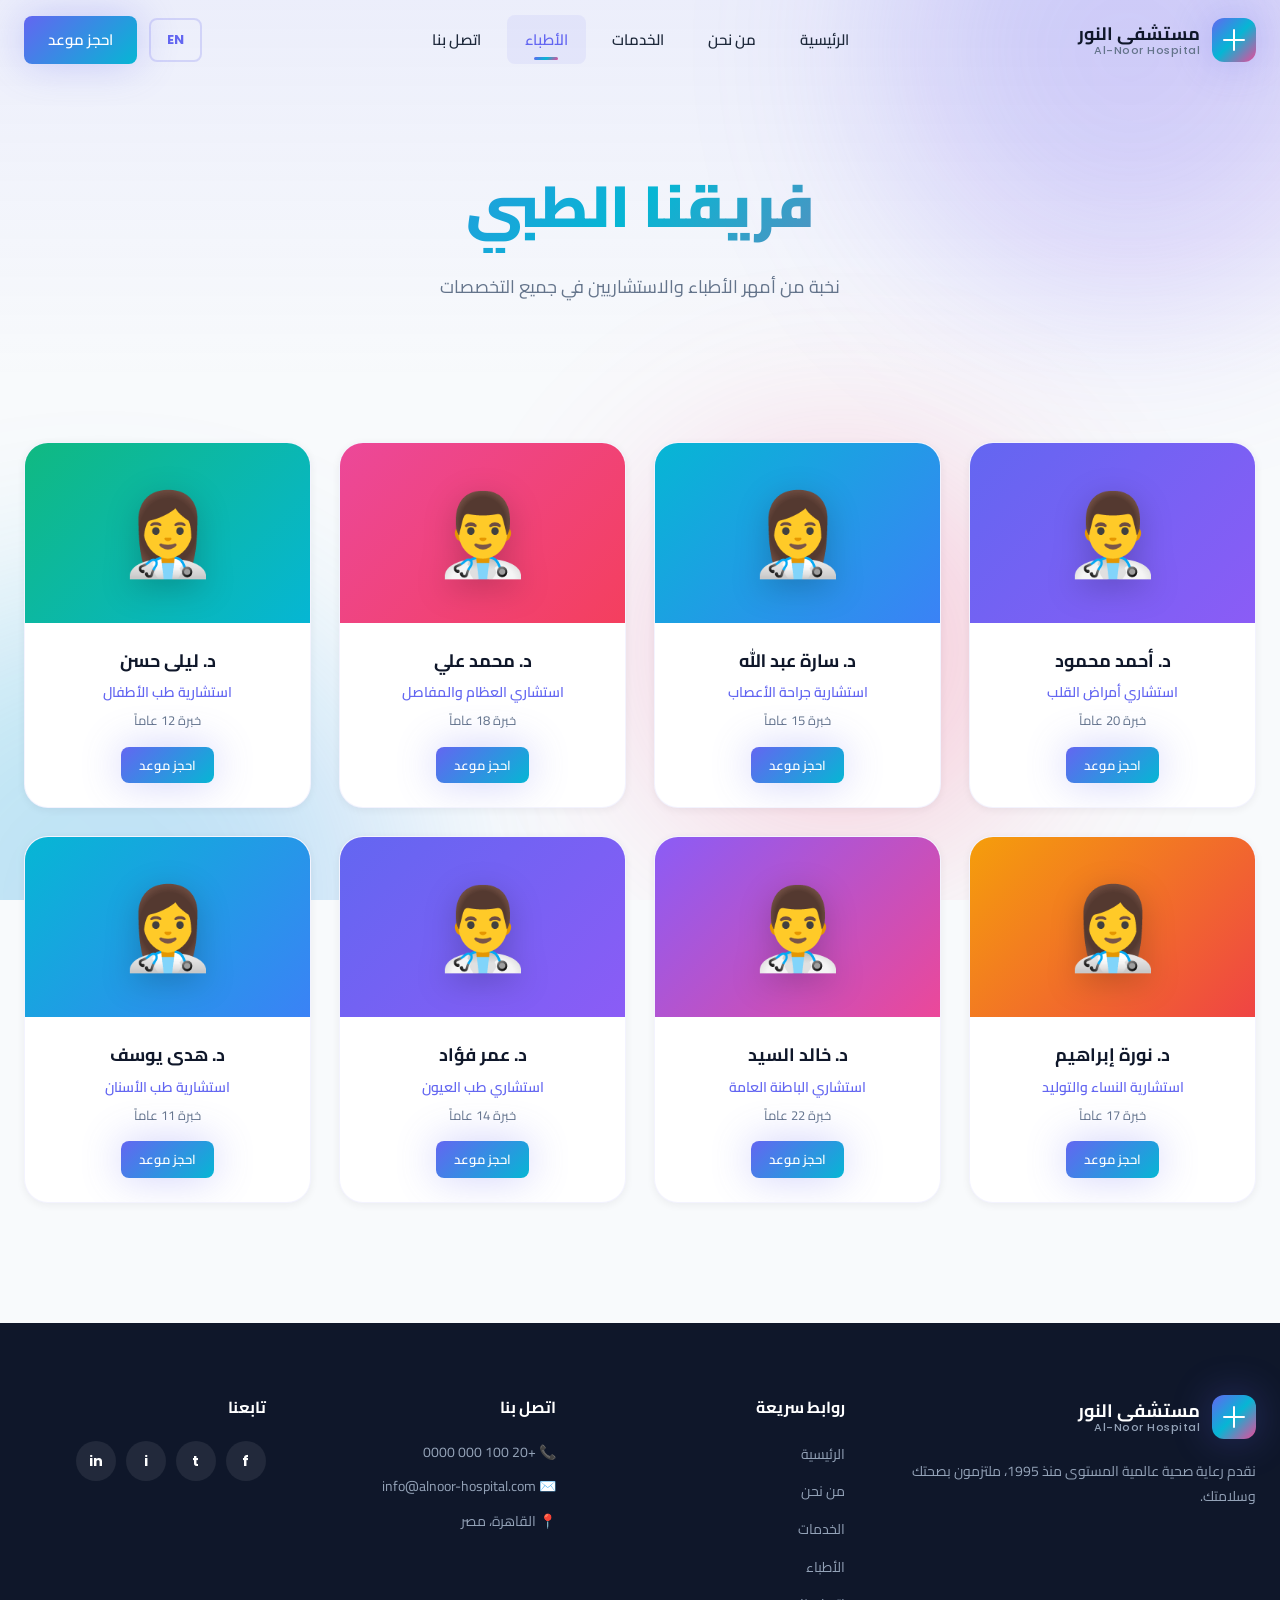
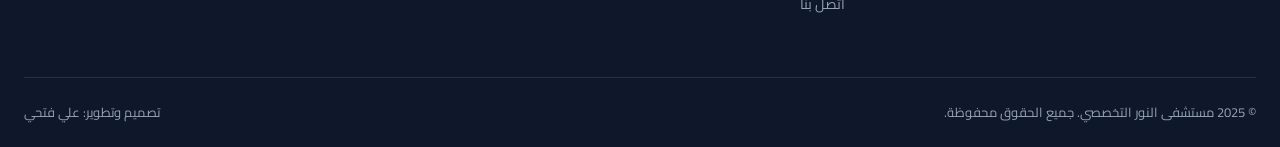
<file: doctors.html>
<!DOCTYPE html>
<html lang="ar" dir="rtl">
<head>
  <meta charset="UTF-8">
  <meta name="viewport" content="width=device-width, initial-scale=1.0">
  <title>الأطباء | Doctors - مستشفى النور</title>
  <link rel="preconnect" href="https://fonts.googleapis.com">
  <link rel="preconnect" href="https://fonts.gstatic.com" crossorigin>
  <link href="https://fonts.googleapis.com/css2?family=Cairo:wght@300;400;600;700;900&family=Poppins:wght@300;400;600;700;900&display=swap" rel="stylesheet">
  <link rel="stylesheet" href="css/style.css">
  <link rel="stylesheet" href="css/animations.css">
</head>
<body>
  <div class="bg-animation">
    <div class="gradient-orb orb-1"></div>
    <div class="gradient-orb orb-2"></div>
    <div class="gradient-orb orb-3"></div>
  </div>

  <nav class="navbar" id="navbar">
    <div class="nav-container">
      <a href="index.html" class="logo">
        <div class="logo-icon"><svg viewBox="0 0 24 24" fill="none" stroke="currentColor" stroke-width="2"><path d="M12 2v20M2 12h20" stroke-linecap="round"/></svg></div>
        <div class="logo-text"><span class="logo-ar">مستشفى النور</span><span class="logo-en">Al-Noor Hospital</span></div>
      </a>
      <ul class="nav-links" id="navLinks">
        <li><a href="index.html" class="nav-link" data-ar="الرئيسية" data-en="Home">الرئيسية</a></li>
        <li><a href="about.html" class="nav-link" data-ar="من نحن" data-en="About">من نحن</a></li>
        <li><a href="services.html" class="nav-link" data-ar="الخدمات" data-en="Services">الخدمات</a></li>
        <li><a href="doctors.html" class="nav-link active" data-ar="الأطباء" data-en="Doctors">الأطباء</a></li>
        <li><a href="contact.html" class="nav-link" data-ar="اتصل بنا" data-en="Contact">اتصل بنا</a></li>
      </ul>
      <div class="nav-actions">
        <button class="lang-toggle" id="langToggle"><span class="lang-current">EN</span></button>
        <a href="contact.html" class="btn btn-primary btn-appointment" data-ar="احجز موعد" data-en="Book Appointment">احجز موعد</a>
        <button class="menu-toggle" id="menuToggle"><span></span><span></span><span></span></button>
      </div>
    </div>
  </nav>

  <section class="page-hero">
    <div class="container">
      <h1 class="page-title"><span data-ar="فريقنا الطبي" data-en="Our Medical Team">فريقنا الطبي</span></h1>
      <p class="page-subtitle" data-ar="نخبة من أمهر الأطباء والاستشاريين في جميع التخصصات" data-en="Elite surgeons and consultants in all specialties">نخبة من أمهر الأطباء والاستشاريين في جميع التخصصات</p>
    </div>
  </section>

  <section class="doctors-section">
    <div class="container">
      <div class="doctors-grid">
        <div class="doctor-card reveal">
          <div class="doctor-image gradient-bg-1">
            <span class="doctor-avatar">👨‍⚕️</span>
          </div>
          <div class="doctor-info">
            <h3 data-ar="د. أحمد محمود" data-en="Dr. Ahmed Mahmoud">د. أحمد محمود</h3>
            <p class="doctor-specialty" data-ar="استشاري أمراض القلب" data-en="Cardiology Consultant">استشاري أمراض القلب</p>
            <p class="doctor-exp" data-ar="خبرة 20 عاماً" data-en="20 years experience">خبرة 20 عاماً</p>
            <a href="contact.html" class="btn btn-primary btn-sm" data-ar="احجز موعد" data-en="Book Appointment">احجز موعد</a>
          </div>
        </div>
        <div class="doctor-card reveal">
          <div class="doctor-image gradient-bg-2">
            <span class="doctor-avatar">👩‍⚕️</span>
          </div>
          <div class="doctor-info">
            <h3 data-ar="د. سارة عبد الله" data-en="Dr. Sara Abdullah">د. سارة عبد الله</h3>
            <p class="doctor-specialty" data-ar="استشارية جراحة الأعصاب" data-en="Neurosurgery Consultant">استشارية جراحة الأعصاب</p>
            <p class="doctor-exp" data-ar="خبرة 15 عاماً" data-en="15 years experience">خبرة 15 عاماً</p>
            <a href="contact.html" class="btn btn-primary btn-sm" data-ar="احجز موعد" data-en="Book Appointment">احجز موعد</a>
          </div>
        </div>
        <div class="doctor-card reveal">
          <div class="doctor-image gradient-bg-3">
            <span class="doctor-avatar">👨‍⚕️</span>
          </div>
          <div class="doctor-info">
            <h3 data-ar="د. محمد علي" data-en="Dr. Mohamed Ali">د. محمد علي</h3>
            <p class="doctor-specialty" data-ar="استشاري العظام والمفاصل" data-en="Orthopedics Consultant">استشاري العظام والمفاصل</p>
            <p class="doctor-exp" data-ar="خبرة 18 عاماً" data-en="18 years experience">خبرة 18 عاماً</p>
            <a href="contact.html" class="btn btn-primary btn-sm" data-ar="احجز موعد" data-en="Book Appointment">احجز موعد</a>
          </div>
        </div>
        <div class="doctor-card reveal">
          <div class="doctor-image gradient-bg-4">
            <span class="doctor-avatar">👩‍⚕️</span>
          </div>
          <div class="doctor-info">
            <h3 data-ar="د. ليلى حسن" data-en="Dr. Layla Hassan">د. ليلى حسن</h3>
            <p class="doctor-specialty" data-ar="استشارية طب الأطفال" data-en="Pediatrics Consultant">استشارية طب الأطفال</p>
            <p class="doctor-exp" data-ar="خبرة 12 عاماً" data-en="12 years experience">خبرة 12 عاماً</p>
            <a href="contact.html" class="btn btn-primary btn-sm" data-ar="احجز موعد" data-en="Book Appointment">احجز موعد</a>
          </div>
        </div>
        <div class="doctor-card reveal">
          <div class="doctor-image gradient-bg-5">
            <span class="doctor-avatar">👩‍⚕️</span>
          </div>
          <div class="doctor-info">
            <h3 data-ar="د. نورة إبراهيم" data-en="Dr. Noura Ibrahim">د. نورة إبراهيم</h3>
            <p class="doctor-specialty" data-ar="استشارية النساء والتوليد" data-en="Obstetrics & Gynecology Consultant">استشارية النساء والتوليد</p>
            <p class="doctor-exp" data-ar="خبرة 17 عاماً" data-en="17 years experience">خبرة 17 عاماً</p>
            <a href="contact.html" class="btn btn-primary btn-sm" data-ar="احجز موعد" data-en="Book Appointment">احجز موعد</a>
          </div>
        </div>
        <div class="doctor-card reveal">
          <div class="doctor-image gradient-bg-6">
            <span class="doctor-avatar">👨‍⚕️</span>
          </div>
          <div class="doctor-info">
            <h3 data-ar="د. خالد السيد" data-en="Dr. Khaled El-Sayed">د. خالد السيد</h3>
            <p class="doctor-specialty" data-ar="استشاري الباطنة العامة" data-en="Internal Medicine Consultant">استشاري الباطنة العامة</p>
            <p class="doctor-exp" data-ar="خبرة 22 عاماً" data-en="22 years experience">خبرة 22 عاماً</p>
            <a href="contact.html" class="btn btn-primary btn-sm" data-ar="احجز موعد" data-en="Book Appointment">احجز موعد</a>
          </div>
        </div>
        <div class="doctor-card reveal">
          <div class="doctor-image gradient-bg-1">
            <span class="doctor-avatar">👨‍⚕️</span>
          </div>
          <div class="doctor-info">
            <h3 data-ar="د. عمر فؤاد" data-en="Dr. Omar Fouad">د. عمر فؤاد</h3>
            <p class="doctor-specialty" data-ar="استشاري طب العيون" data-en="Ophthalmology Consultant">استشاري طب العيون</p>
            <p class="doctor-exp" data-ar="خبرة 14 عاماً" data-en="14 years experience">خبرة 14 عاماً</p>
            <a href="contact.html" class="btn btn-primary btn-sm" data-ar="احجز موعد" data-en="Book Appointment">احجز موعد</a>
          </div>
        </div>
        <div class="doctor-card reveal">
          <div class="doctor-image gradient-bg-2">
            <span class="doctor-avatar">👩‍⚕️</span>
          </div>
          <div class="doctor-info">
            <h3 data-ar="د. هدى يوسف" data-en="Dr. Hoda Youssef">د. هدى يوسف</h3>
            <p class="doctor-specialty" data-ar="استشارية طب الأسنان" data-en="Dentistry Consultant">استشارية طب الأسنان</p>
            <p class="doctor-exp" data-ar="خبرة 11 عاماً" data-en="11 years experience">خبرة 11 عاماً</p>
            <a href="contact.html" class="btn btn-primary btn-sm" data-ar="احجز موعد" data-en="Book Appointment">احجز موعد</a>
          </div>
        </div>
      </div>
    </div>
  </section>

  <footer class="footer">
    <div class="container">
      <div class="footer-grid">
        <div class="footer-col">
          <div class="logo">
            <div class="logo-icon"><svg viewBox="0 0 24 24" fill="none" stroke="currentColor" stroke-width="2"><path d="M12 2v20M2 12h20" stroke-linecap="round"/></svg></div>
            <div class="logo-text"><span class="logo-ar">مستشفى النور</span><span class="logo-en">Al-Noor Hospital</span></div>
          </div>
          <p data-ar="نقدم رعاية صحية عالمية المستوى منذ 1995، ملتزمون بصحتك وسلامتك." data-en="Providing world-class healthcare since 1995, committed to your health and safety.">نقدم رعاية صحية عالمية المستوى منذ 1995، ملتزمون بصحتك وسلامتك.</p>
        </div>
        <div class="footer-col">
          <h4 data-ar="روابط سريعة" data-en="Quick Links">روابط سريعة</h4>
          <ul>
            <li><a href="index.html" data-ar="الرئيسية" data-en="Home">الرئيسية</a></li>
            <li><a href="about.html" data-ar="من نحن" data-en="About">من نحن</a></li>
            <li><a href="services.html" data-ar="الخدمات" data-en="Services">الخدمات</a></li>
            <li><a href="doctors.html" data-ar="الأطباء" data-en="Doctors">الأطباء</a></li>
            <li><a href="contact.html" data-ar="اتصل بنا" data-en="Contact">اتصل بنا</a></li>
          </ul>
        </div>
        <div class="footer-col">
          <h4 data-ar="اتصل بنا" data-en="Contact Us">اتصل بنا</h4>
          <ul class="contact-list">
            <li>📞 +20 100 000 0000</li>
            <li>✉️ info@alnoor-hospital.com</li>
            <li>📍 <span data-ar="القاهرة، مصر" data-en="Cairo, Egypt">القاهرة، مصر</span></li>
          </ul>
        </div>
        <div class="footer-col">
          <h4 data-ar="تابعنا" data-en="Follow Us">تابعنا</h4>
          <div class="social-links"><a href="#">f</a><a href="#">t</a><a href="#">i</a><a href="#">in</a></div>
        </div>
      </div>
      <div class="footer-bottom">
        <p>&copy; 2025 <span data-ar="مستشفى النور التخصصي" data-en="Al-Noor Specialized Hospital">مستشفى النور التخصصي</span>. <span data-ar="جميع الحقوق محفوظة" data-en="All Rights Reserved">جميع الحقوق محفوظة</span>.</p>
        <p data-ar="تصميم وتطوير: علي فتحي" data-en="Designed & Developed by: Ali Fathi">تصميم وتطوير: علي فتحي</p>
      </div>
    </div>
  </footer>

  <script src="js/translations.js"></script>
  <script src="js/main.js"></script>
</body>
</html>
</file>
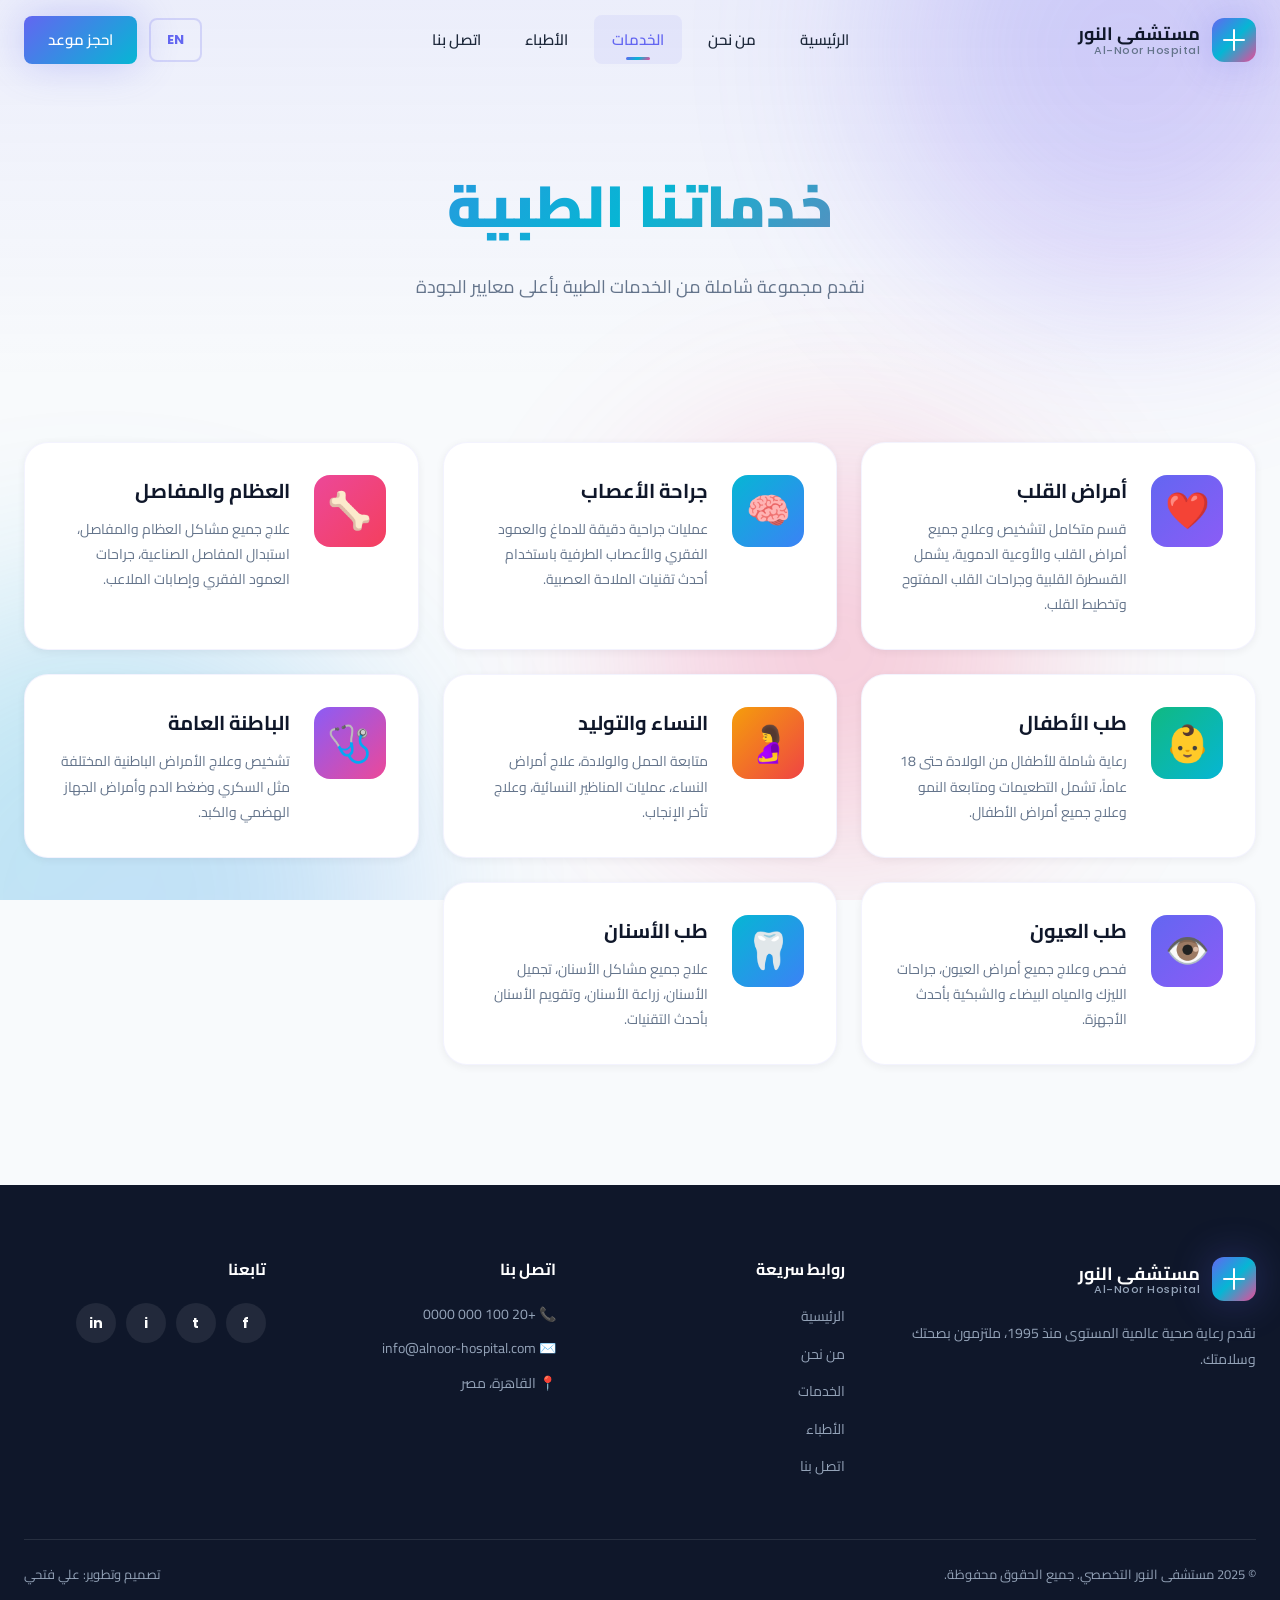
<file: services.html>
<!DOCTYPE html>
<html lang="ar" dir="rtl">
<head>
  <meta charset="UTF-8">
  <meta name="viewport" content="width=device-width, initial-scale=1.0">
  <title>الخدمات | Services - مستشفى النور</title>
  <link rel="preconnect" href="https://fonts.googleapis.com">
  <link rel="preconnect" href="https://fonts.gstatic.com" crossorigin>
  <link href="https://fonts.googleapis.com/css2?family=Cairo:wght@300;400;600;700;900&family=Poppins:wght@300;400;600;700;900&display=swap" rel="stylesheet">
  <link rel="stylesheet" href="css/style.css">
  <link rel="stylesheet" href="css/animations.css">
</head>
<body>
  <div class="bg-animation">
    <div class="gradient-orb orb-1"></div>
    <div class="gradient-orb orb-2"></div>
    <div class="gradient-orb orb-3"></div>
  </div>

  <nav class="navbar" id="navbar">
    <div class="nav-container">
      <a href="index.html" class="logo">
        <div class="logo-icon"><svg viewBox="0 0 24 24" fill="none" stroke="currentColor" stroke-width="2"><path d="M12 2v20M2 12h20" stroke-linecap="round"/></svg></div>
        <div class="logo-text"><span class="logo-ar">مستشفى النور</span><span class="logo-en">Al-Noor Hospital</span></div>
      </a>
      <ul class="nav-links" id="navLinks">
        <li><a href="index.html" class="nav-link" data-ar="الرئيسية" data-en="Home">الرئيسية</a></li>
        <li><a href="about.html" class="nav-link" data-ar="من نحن" data-en="About">من نحن</a></li>
        <li><a href="services.html" class="nav-link active" data-ar="الخدمات" data-en="Services">الخدمات</a></li>
        <li><a href="doctors.html" class="nav-link" data-ar="الأطباء" data-en="Doctors">الأطباء</a></li>
        <li><a href="contact.html" class="nav-link" data-ar="اتصل بنا" data-en="Contact">اتصل بنا</a></li>
      </ul>
      <div class="nav-actions">
        <button class="lang-toggle" id="langToggle"><span class="lang-current">EN</span></button>
        <a href="contact.html" class="btn btn-primary btn-appointment" data-ar="احجز موعد" data-en="Book Appointment">احجز موعد</a>
        <button class="menu-toggle" id="menuToggle"><span></span><span></span><span></span></button>
      </div>
    </div>
  </nav>

  <section class="page-hero">
    <div class="container">
      <h1 class="page-title"><span data-ar="خدماتنا الطبية" data-en="Our Medical Services">خدماتنا الطبية</span></h1>
      <p class="page-subtitle" data-ar="نقدم مجموعة شاملة من الخدمات الطبية بأعلى معايير الجودة" data-en="We offer a comprehensive range of medical services with the highest quality standards">نقدم مجموعة شاملة من الخدمات الطبية بأعلى معايير الجودة</p>
    </div>
  </section>

  <section class="services-section">
    <div class="container">
      <div class="services-list">
        <div class="service-detail-card reveal">
          <div class="service-detail-icon gradient-1">❤️</div>
          <div class="service-detail-content">
            <h3 data-ar="أمراض القلب" data-en="Cardiology">أمراض القلب</h3>
            <p data-ar="قسم متكامل لتشخيص وعلاج جميع أمراض القلب والأوعية الدموية، يشمل القسطرة القلبية وجراحات القلب المفتوح وتخطيط القلب." data-en="A complete department for diagnosing and treating all cardiovascular diseases, including cardiac catheterization, open-heart surgery, and ECG.">قسم متكامل لتشخيص وعلاج جميع أمراض القلب والأوعية الدموية، يشمل القسطرة القلبية وجراحات القلب المفتوح وتخطيط القلب.</p>
          </div>
        </div>
        <div class="service-detail-card reveal">
          <div class="service-detail-icon gradient-2">🧠</div>
          <div class="service-detail-content">
            <h3 data-ar="جراحة الأعصاب" data-en="Neurosurgery">جراحة الأعصاب</h3>
            <p data-ar="عمليات جراحية دقيقة للدماغ والعمود الفقري والأعصاب الطرفية باستخدام أحدث تقنيات الملاحة العصبية." data-en="Precise surgeries for the brain, spine, and peripheral nerves using the latest neuronavigation technologies.">عمليات جراحية دقيقة للدماغ والعمود الفقري والأعصاب الطرفية باستخدام أحدث تقنيات الملاحة العصبية.</p>
          </div>
        </div>
        <div class="service-detail-card reveal">
          <div class="service-detail-icon gradient-3">🦴</div>
          <div class="service-detail-content">
            <h3 data-ar="العظام والمفاصل" data-en="Orthopedics">العظام والمفاصل</h3>
            <p data-ar="علاج جميع مشاكل العظام والمفاصل، استبدال المفاصل الصناعية، جراحات العمود الفقري وإصابات الملاعب." data-en="Treatment of all bone and joint problems, joint replacement, spine surgeries, and sports injuries.">علاج جميع مشاكل العظام والمفاصل، استبدال المفاصل الصناعية، جراحات العمود الفقري وإصابات الملاعب.</p>
          </div>
        </div>
        <div class="service-detail-card reveal">
          <div class="service-detail-icon gradient-4">👶</div>
          <div class="service-detail-content">
            <h3 data-ar="طب الأطفال" data-en="Pediatrics">طب الأطفال</h3>
            <p data-ar="رعاية شاملة للأطفال من الولادة حتى 18 عاماً، تشمل التطعيمات ومتابعة النمو وعلاج جميع أمراض الأطفال." data-en="Comprehensive care for children from birth to 18 years, including vaccinations, growth monitoring, and treatment of all pediatric diseases.">رعاية شاملة للأطفال من الولادة حتى 18 عاماً، تشمل التطعيمات ومتابعة النمو وعلاج جميع أمراض الأطفال.</p>
          </div>
        </div>
        <div class="service-detail-card reveal">
          <div class="service-detail-icon gradient-5">🤰</div>
          <div class="service-detail-content">
            <h3 data-ar="النساء والتوليد" data-en="Obstetrics & Gynecology">النساء والتوليد</h3>
            <p data-ar="متابعة الحمل والولادة، علاج أمراض النساء، عمليات المناظير النسائية، وعلاج تأخر الإنجاب." data-en="Pregnancy and childbirth follow-up, gynecological diseases treatment, laparoscopic surgeries, and infertility treatment.">متابعة الحمل والولادة، علاج أمراض النساء، عمليات المناظير النسائية، وعلاج تأخر الإنجاب.</p>
          </div>
        </div>
        <div class="service-detail-card reveal">
          <div class="service-detail-icon gradient-6">🩺</div>
          <div class="service-detail-content">
            <h3 data-ar="الباطنة العامة" data-en="Internal Medicine">الباطنة العامة</h3>
            <p data-ar="تشخيص وعلاج الأمراض الباطنية المختلفة مثل السكري وضغط الدم وأمراض الجهاز الهضمي والكبد." data-en="Diagnosis and treatment of various internal diseases such as diabetes, hypertension, and gastrointestinal and liver diseases.">تشخيص وعلاج الأمراض الباطنية المختلفة مثل السكري وضغط الدم وأمراض الجهاز الهضمي والكبد.</p>
          </div>
        </div>
        <div class="service-detail-card reveal">
          <div class="service-detail-icon gradient-1">👁️</div>
          <div class="service-detail-content">
            <h3 data-ar="طب العيون" data-en="Ophthalmology">طب العيون</h3>
            <p data-ar="فحص وعلاج جميع أمراض العيون، جراحات الليزك والمياه البيضاء والشبكية بأحدث الأجهزة." data-en="Examination and treatment of all eye diseases, LASIK, cataract, and retinal surgeries with the latest equipment.">فحص وعلاج جميع أمراض العيون، جراحات الليزك والمياه البيضاء والشبكية بأحدث الأجهزة.</p>
          </div>
        </div>
        <div class="service-detail-card reveal">
          <div class="service-detail-icon gradient-2">🦷</div>
          <div class="service-detail-content">
            <h3 data-ar="طب الأسنان" data-en="Dentistry">طب الأسنان</h3>
            <p data-ar="علاج جميع مشاكل الأسنان، تجميل الأسنان، زراعة الأسنان، وتقويم الأسنان بأحدث التقنيات." data-en="Treatment of all dental problems, cosmetic dentistry, dental implants, and orthodontics with the latest technologies.">علاج جميع مشاكل الأسنان، تجميل الأسنان، زراعة الأسنان، وتقويم الأسنان بأحدث التقنيات.</p>
          </div>
        </div>
      </div>
    </div>
  </section>

  <footer class="footer">
    <div class="container">
      <div class="footer-grid">
        <div class="footer-col">
          <div class="logo">
            <div class="logo-icon"><svg viewBox="0 0 24 24" fill="none" stroke="currentColor" stroke-width="2"><path d="M12 2v20M2 12h20" stroke-linecap="round"/></svg></div>
            <div class="logo-text"><span class="logo-ar">مستشفى النور</span><span class="logo-en">Al-Noor Hospital</span></div>
          </div>
          <p data-ar="نقدم رعاية صحية عالمية المستوى منذ 1995، ملتزمون بصحتك وسلامتك." data-en="Providing world-class healthcare since 1995, committed to your health and safety.">نقدم رعاية صحية عالمية المستوى منذ 1995، ملتزمون بصحتك وسلامتك.</p>
        </div>
        <div class="footer-col">
          <h4 data-ar="روابط سريعة" data-en="Quick Links">روابط سريعة</h4>
          <ul>
            <li><a href="index.html" data-ar="الرئيسية" data-en="Home">الرئيسية</a></li>
            <li><a href="about.html" data-ar="من نحن" data-en="About">من نحن</a></li>
            <li><a href="services.html" data-ar="الخدمات" data-en="Services">الخدمات</a></li>
            <li><a href="doctors.html" data-ar="الأطباء" data-en="Doctors">الأطباء</a></li>
            <li><a href="contact.html" data-ar="اتصل بنا" data-en="Contact">اتصل بنا</a></li>
          </ul>
        </div>
        <div class="footer-col">
          <h4 data-ar="اتصل بنا" data-en="Contact Us">اتصل بنا</h4>
          <ul class="contact-list">
            <li>📞 +20 100 000 0000</li>
            <li>✉️ info@alnoor-hospital.com</li>
            <li>📍 <span data-ar="القاهرة، مصر" data-en="Cairo, Egypt">القاهرة، مصر</span></li>
          </ul>
        </div>
        <div class="footer-col">
          <h4 data-ar="تابعنا" data-en="Follow Us">تابعنا</h4>
          <div class="social-links"><a href="#">f</a><a href="#">t</a><a href="#">i</a><a href="#">in</a></div>
        </div>
      </div>
      <div class="footer-bottom">
        <p>&copy; 2025 <span data-ar="مستشفى النور التخصصي" data-en="Al-Noor Specialized Hospital">مستشفى النور التخصصي</span>. <span data-ar="جميع الحقوق محفوظة" data-en="All Rights Reserved">جميع الحقوق محفوظة</span>.</p>
        <p data-ar="تصميم وتطوير: علي فتحي" data-en="Designed & Developed by: Ali Fathi">تصميم وتطوير: علي فتحي</p>
      </div>
    </div>
  </footer>

  <script src="js/translations.js"></script>
  <script src="js/main.js"></script>
</body>
</html>
</file>
<file: css/style.css>
/* ===================================
   Al-Noor Specialized Hospital
   Main Stylesheet
   Designer: Ali Fathi
=================================== */

:root {
  --primary: #6366f1;
  --primary-dark: #4f46e5;
  --secondary: #06b6d4;
  --accent: #ec4899;
  --accent-2: #8b5cf6;
  --success: #10b981;
  --dark: #0f172a;
  --dark-2: #1e293b;
  --gray: #64748b;
  --light: #f8fafc;
  --white: #ffffff;
  --gradient-1: linear-gradient(135deg, #6366f1, #8b5cf6);
  --gradient-2: linear-gradient(135deg, #06b6d4, #3b82f6);
  --gradient-3: linear-gradient(135deg, #ec4899, #f43f5e);
  --gradient-4: linear-gradient(135deg, #10b981, #06b6d4);
  --gradient-5: linear-gradient(135deg, #f59e0b, #ef4444);
  --gradient-6: linear-gradient(135deg, #8b5cf6, #ec4899);
  --gradient-primary: linear-gradient(135deg, #6366f1, #06b6d4, #ec4899);
  --shadow-sm: 0 2px 8px rgba(15, 23, 42, 0.06);
  --shadow-md: 0 8px 24px rgba(15, 23, 42, 0.08);
  --shadow-lg: 0 20px 48px rgba(15, 23, 42, 0.12);
  --shadow-xl: 0 32px 64px rgba(15, 23, 42, 0.16);
  --shadow-glow: 0 0 40px rgba(99, 102, 241, 0.3);
  --radius-sm: 8px;
  --radius-md: 16px;
  --radius-lg: 24px;
  --radius-xl: 32px;
  --transition: all 0.35s cubic-bezier(0.4, 0, 0.2, 1);
  --font-ar: 'Cairo', sans-serif;
  --font-en: 'Poppins', sans-serif;
}

* {
  margin: 0;
  padding: 0;
  box-sizing: border-box;
}

html {
  scroll-behavior: smooth;
  overflow-x: hidden;
}

body {
  font-family: var(--font-ar);
  color: var(--dark);
  background: var(--light);
  line-height: 1.6;
  overflow-x: hidden;
  transition: var(--transition);
}

body[dir="ltr"] {
  font-family: var(--font-en);
}

img {
  max-width: 100%;
  display: block;
}

a {
  text-decoration: none;
  color: inherit;
}

ul {
  list-style: none;
}

/* Background Animation */
.bg-animation {
  position: fixed;
  top: 0;
  left: 0;
  width: 100%;
  height: 100%;
  z-index: -1;
  overflow: hidden;
  pointer-events: none;
}

.gradient-orb {
  position: absolute;
  border-radius: 50%;
  filter: blur(100px);
  opacity: 0.25;
}

.orb-1 {
  width: 500px;
  height: 500px;
  background: var(--gradient-1);
  top: -200px;
  right: -100px;
  animation: floatOrb 18s ease-in-out infinite;
}

.orb-2 {
  width: 600px;
  height: 600px;
  background: var(--gradient-2);
  bottom: -300px;
  left: -200px;
  animation: floatOrb 22s ease-in-out infinite reverse;
}

.orb-3 {
  width: 400px;
  height: 400px;
  background: var(--gradient-3);
  top: 50%;
  left: 50%;
  animation: floatOrb 25s ease-in-out infinite;
}

/* Navbar */
.navbar {
  position: fixed;
  top: 0;
  left: 0;
  right: 0;
  z-index: 1000;
  padding: 16px 0;
  transition: var(--transition);
  background: transparent;
}

.navbar.scrolled {
  background: rgba(255, 255, 255, 0.85);
  backdrop-filter: blur(20px);
  -webkit-backdrop-filter: blur(20px);
  box-shadow: var(--shadow-sm);
  padding: 12px 0;
}

.nav-container {
  max-width: 1280px;
  margin: 0 auto;
  padding: 0 24px;
  display: flex;
  align-items: center;
  justify-content: space-between;
  gap: 32px;
}

.logo {
  display: flex;
  align-items: center;
  gap: 12px;
  font-weight: 700;
}

.logo-icon {
  width: 44px;
  height: 44px;
  background: var(--gradient-primary);
  border-radius: 12px;
  display: flex;
  align-items: center;
  justify-content: center;
  color: var(--white);
  box-shadow: var(--shadow-glow);
}

.logo-icon svg {
  width: 24px;
  height: 24px;
}

.logo-text {
  display: flex;
  flex-direction: column;
  line-height: 1.1;
}

.logo-ar {
  font-family: var(--font-ar);
  font-size: 18px;
  font-weight: 700;
  color: var(--dark);
}

.logo-en {
  font-family: var(--font-en);
  font-size: 11px;
  font-weight: 500;
  color: var(--gray);
  letter-spacing: 0.5px;
}

.nav-links {
  display: flex;
  gap: 8px;
  align-items: center;
}

.nav-link {
  padding: 10px 18px;
  font-weight: 600;
  font-size: 15px;
  color: var(--dark-2);
  border-radius: var(--radius-sm);
  transition: var(--transition);
  position: relative;
}

.nav-link:hover,
.nav-link.active {
  color: var(--primary);
  background: rgba(99, 102, 241, 0.08);
}

.nav-link.active::after {
  content: '';
  position: absolute;
  bottom: 4px;
  left: 50%;
  transform: translateX(-50%);
  width: 24px;
  height: 3px;
  border-radius: 2px;
  background: var(--gradient-primary);
}

.nav-actions {
  display: flex;
  align-items: center;
  gap: 12px;
}

.lang-toggle {
  padding: 10px 16px;
  border-radius: var(--radius-sm);
  border: 2px solid rgba(99, 102, 241, 0.2);
  background: transparent;
  color: var(--primary);
  font-weight: 700;
  cursor: pointer;
  transition: var(--transition);
  font-family: var(--font-en);
  font-size: 13px;
}

.lang-toggle:hover {
  background: var(--gradient-primary);
  color: var(--white);
  border-color: transparent;
  transform: translateY(-2px);
  box-shadow: var(--shadow-glow);
}

.btn {
  display: inline-flex;
  align-items: center;
  justify-content: center;
  gap: 8px;
  padding: 12px 24px;
  border-radius: var(--radius-sm);
  font-weight: 600;
  font-size: 15px;
  font-family: inherit;
  cursor: pointer;
  transition: var(--transition);
  border: none;
  text-align: center;
  white-space: nowrap;
}

.btn-primary {
  background: var(--gradient-primary);
  color: var(--white);
  box-shadow: var(--shadow-glow);
  background-size: 200% 200%;
}

.btn-primary:hover {
  transform: translateY(-3px);
  box-shadow: 0 16px 48px rgba(99, 102, 241, 0.4);
  background-position: 100% 0;
}

.btn-secondary {
  background: var(--white);
  color: var(--dark);
  border: 2px solid rgba(99, 102, 241, 0.15);
}

.btn-secondary:hover {
  border-color: var(--primary);
  color: var(--primary);
  transform: translateY(-3px);
  box-shadow: var(--shadow-md);
}

.btn-light {
  background: var(--white);
  color: var(--primary);
}

.btn-light:hover {
  transform: translateY(-3px);
  box-shadow: var(--shadow-lg);
}

.btn-lg {
  padding: 16px 32px;
  font-size: 16px;
}

.btn-sm {
  padding: 8px 18px;
  font-size: 13px;
}

.btn-full {
  width: 100%;
}

.menu-toggle {
  display: none;
  flex-direction: column;
  gap: 5px;
  background: transparent;
  border: none;
  cursor: pointer;
  padding: 8px;
}

.menu-toggle span {
  width: 24px;
  height: 2.5px;
  background: var(--dark);
  border-radius: 2px;
  transition: var(--transition);
}

/* Hero */
.hero {
  min-height: 100vh;
  display: flex;
  align-items: center;
  padding: 120px 0 80px;
  position: relative;
}

.hero-container {
  max-width: 1280px;
  margin: 0 auto;
  padding: 0 24px;
  display: grid;
  grid-template-columns: 1.2fr 1fr;
  gap: 60px;
  align-items: center;
}

.hero-badge {
  display: inline-block;
  padding: 8px 18px;
  background: rgba(99, 102, 241, 0.1);
  color: var(--primary);
  border-radius: 100px;
  font-weight: 600;
  font-size: 14px;
  margin-bottom: 24px;
  border: 1px solid rgba(99, 102, 241, 0.2);
}

.hero-title {
  font-size: clamp(38px, 5.5vw, 68px);
  font-weight: 900;
  line-height: 1.15;
  margin-bottom: 24px;
  color: var(--dark);
}

.hero-title span {
  display: block;
}

.gradient-text {
  background: var(--gradient-primary);
  background-size: 200% 200%;
  -webkit-background-clip: text;
  background-clip: text;
  -webkit-text-fill-color: transparent;
  animation: gradientShift 6s ease infinite;
}

.hero-description {
  font-size: 18px;
  color: var(--gray);
  max-width: 560px;
  margin-bottom: 36px;
  line-height: 1.8;
}

.hero-buttons {
  display: flex;
  gap: 16px;
  flex-wrap: wrap;
  margin-bottom: 56px;
}

.hero-stats {
  display: flex;
  gap: 48px;
  flex-wrap: wrap;
}

.stat-number {
  font-family: var(--font-en);
  font-size: 40px;
  font-weight: 800;
  background: var(--gradient-primary);
  -webkit-background-clip: text;
  background-clip: text;
  -webkit-text-fill-color: transparent;
  line-height: 1;
}

.stat-number::after {
  content: attr(data-count);
}

.stat-label {
  font-size: 14px;
  color: var(--gray);
  font-weight: 500;
  margin-top: 8px;
}

.hero-visual {
  position: relative;
  height: 500px;
}

.hero-card {
  background: var(--white);
  border-radius: var(--radius-lg);
  padding: 24px;
  box-shadow: var(--shadow-lg);
  border: 1px solid rgba(255, 255, 255, 0.6);
}

.main-card {
  position: absolute;
  top: 50%;
  left: 50%;
  transform: translate(-50%, -50%);
  width: 280px;
  text-align: center;
  background: linear-gradient(135deg, #ffffff, #f0f4ff);
  animation: floatMain 6s ease-in-out infinite;
}

.card-icon-pulse {
  width: 80px;
  height: 80px;
  margin: 0 auto 20px;
  background: var(--gradient-3);
  border-radius: 50%;
  display: flex;
  align-items: center;
  justify-content: center;
  color: var(--white);
  box-shadow: 0 0 0 0 rgba(236, 72, 153, 0.5);
  animation: pulse 2s infinite;
}

.card-icon-pulse svg {
  width: 40px;
  height: 40px;
}

.main-card h3 {
  font-size: 22px;
  font-weight: 700;
  margin-bottom: 8px;
}

.main-card p {
  font-size: 14px;
  color: var(--gray);
}

.float-card {
  position: absolute;
  display: flex;
  align-items: center;
  gap: 12px;
  padding: 16px 20px;
  min-width: 140px;
}

.float-card strong {
  display: block;
  font-family: var(--font-en);
  font-size: 20px;
  font-weight: 700;
  color: var(--dark);
}

.float-card small {
  font-size: 12px;
  color: var(--gray);
}

.mini-icon {
  font-size: 28px;
}

.card-1 {
  top: 5%;
  left: 0;
  animation: floatCard 5s ease-in-out infinite;
}

.card-2 {
  bottom: 20%;
  left: -10px;
  animation: floatCard 6s ease-in-out infinite reverse;
}

.card-3 {
  bottom: 5%;
  right: 0;
  animation: floatCard 7s ease-in-out infinite;
}

/* Sections */
section {
  padding: 100px 0;
  position: relative;
}

.container {
  max-width: 1280px;
  margin: 0 auto;
  padding: 0 24px;
}

.section-header {
  text-align: center;
  max-width: 700px;
  margin: 0 auto 64px;
}

.section-tag {
  display: inline-block;
  padding: 6px 16px;
  background: rgba(99, 102, 241, 0.1);
  color: var(--primary);
  border-radius: 100px;
  font-weight: 600;
  font-size: 13px;
  margin-bottom: 16px;
  border: 1px solid rgba(99, 102, 241, 0.2);
}

.section-title {
  font-size: clamp(28px, 4vw, 44px);
  font-weight: 800;
  line-height: 1.25;
  margin-bottom: 16px;
  color: var(--dark);
}

.section-subtitle {
  font-size: 17px;
  color: var(--gray);
  line-height: 1.7;
}

/* Features */
.features {
  background: linear-gradient(180deg, transparent, rgba(99, 102, 241, 0.03), transparent);
}

.features-grid {
  display: grid;
  grid-template-columns: repeat(auto-fit, minmax(280px, 1fr));
  gap: 24px;
}

.feature-card {
  background: var(--white);
  padding: 36px 28px;
  border-radius: var(--radius-lg);
  box-shadow: var(--shadow-sm);
  border: 1px solid rgba(99, 102, 241, 0.08);
  transition: var(--transition);
  position: relative;
  overflow: hidden;
}

.feature-card::before {
  content: '';
  position: absolute;
  top: 0;
  left: 0;
  right: 0;
  height: 4px;
  background: var(--gradient-primary);
  transform: scaleX(0);
  transform-origin: left;
  transition: transform 0.5s ease;
}

.feature-card:hover {
  transform: translateY(-8px);
  box-shadow: var(--shadow-lg);
}

.feature-card:hover::before {
  transform: scaleX(1);
}

.feature-icon {
  width: 64px;
  height: 64px;
  border-radius: var(--radius-md);
  display: flex;
  align-items: center;
  justify-content: center;
  font-size: 30px;
  margin-bottom: 20px;
  color: var(--white);
}

.gradient-1 { background: var(--gradient-1); }
.gradient-2 { background: var(--gradient-2); }
.gradient-3 { background: var(--gradient-3); }
.gradient-4 { background: var(--gradient-4); }
.gradient-5 { background: var(--gradient-5); }
.gradient-6 { background: var(--gradient-6); }

.feature-card h3 {
  font-size: 20px;
  font-weight: 700;
  margin-bottom: 12px;
}

.feature-card p {
  color: var(--gray);
  font-size: 15px;
  line-height: 1.7;
}

/* Services Preview */
.services-preview {
  background: linear-gradient(180deg, rgba(6, 182, 212, 0.03), transparent);
}

.services-grid {
  display: grid;
  grid-template-columns: repeat(auto-fit, minmax(300px, 1fr));
  gap: 28px;
  margin-bottom: 48px;
}

.service-card {
  background: var(--white);
  border-radius: var(--radius-lg);
  padding: 32px;
  box-shadow: var(--shadow-sm);
  transition: var(--transition);
  border: 1px solid rgba(99, 102, 241, 0.08);
}

.service-card:hover {
  transform: translateY(-8px);
  box-shadow: var(--shadow-lg);
}

.service-image {
  width: 100%;
  height: 140px;
  border-radius: var(--radius-md);
  display: flex;
  align-items: center;
  justify-content: center;
  margin-bottom: 24px;
  position: relative;
  overflow: hidden;
}

.service-image span {
  font-size: 56px;
  filter: drop-shadow(0 4px 12px rgba(0, 0, 0, 0.2));
}

.gradient-bg-1 { background: var(--gradient-1); }
.gradient-bg-2 { background: var(--gradient-2); }
.gradient-bg-3 { background: var(--gradient-3); }
.gradient-bg-4 { background: var(--gradient-4); }
.gradient-bg-5 { background: var(--gradient-5); }
.gradient-bg-6 { background: var(--gradient-6); }

.service-card h3 {
  font-size: 22px;
  font-weight: 700;
  margin-bottom: 12px;
}

.service-card p {
  color: var(--gray);
  font-size: 15px;
  line-height: 1.7;
  margin-bottom: 20px;
}

.service-link {
  color: var(--primary);
  font-weight: 600;
  font-size: 15px;
  transition: var(--transition);
  display: inline-block;
}

.service-link:hover {
  transform: translateX(-6px);
}

[dir="ltr"] .service-link:hover {
  transform: translateX(6px);
}

.center-btn {
  text-align: center;
}

/* CTA */
.cta {
  padding: 60px 0;
}

.cta-box {
  background: var(--gradient-primary);
  background-size: 200% 200%;
  animation: gradientShift 8s ease infinite;
  border-radius: var(--radius-xl);
  padding: 72px 48px;
  text-align: center;
  color: var(--white);
  position: relative;
  overflow: hidden;
  box-shadow: var(--shadow-xl);
}

.cta-box::before,
.cta-box::after {
  content: '';
  position: absolute;
  border-radius: 50%;
  background: rgba(255, 255, 255, 0.1);
}

.cta-box::before {
  width: 300px;
  height: 300px;
  top: -150px;
  right: -100px;
}

.cta-box::after {
  width: 400px;
  height: 400px;
  bottom: -200px;
  left: -150px;
}

.cta-content {
  position: relative;
  z-index: 1;
}

.cta-content h2 {
  font-size: clamp(26px, 3.5vw, 38px);
  font-weight: 800;
  margin-bottom: 16px;
}

.cta-content p {
  font-size: 17px;
  opacity: 0.95;
  margin-bottom: 32px;
}

/* Footer */
.footer {
  background: var(--dark);
  color: #cbd5e1;
  padding: 72px 0 24px;
  margin-top: 60px;
}

.footer-grid {
  display: grid;
  grid-template-columns: 1.5fr 1fr 1fr 1fr;
  gap: 48px;
  margin-bottom: 48px;
}

.footer-col .logo {
  margin-bottom: 20px;
}

.footer-col .logo-ar {
  color: var(--white);
}

.footer-col .logo-en {
  color: #94a3b8;
}

.footer-col p {
  font-size: 14px;
  line-height: 1.8;
  color: #94a3b8;
}

.footer-col h4 {
  color: var(--white);
  font-size: 16px;
  font-weight: 700;
  margin-bottom: 20px;
}

.footer-col ul li {
  margin-bottom: 12px;
}

.footer-col ul a {
  color: #94a3b8;
  font-size: 14px;
  transition: var(--transition);
}

.footer-col ul a:hover {
  color: var(--primary);
  padding-inline-start: 6px;
}

.contact-list li {
  color: #94a3b8;
  font-size: 14px;
}

.social-links {
  display: flex;
  gap: 10px;
}

.social-links a {
  width: 40px;
  height: 40px;
  border-radius: 50%;
  background: rgba(255, 255, 255, 0.08);
  display: flex;
  align-items: center;
  justify-content: center;
  font-family: var(--font-en);
  font-weight: 700;
  color: var(--white);
  font-size: 14px;
  transition: var(--transition);
}

.social-links a:hover {
  background: var(--gradient-primary);
  transform: translateY(-4px);
  box-shadow: var(--shadow-glow);
}

.footer-bottom {
  padding-top: 24px;
  border-top: 1px solid rgba(255, 255, 255, 0.1);
  display: flex;
  justify-content: space-between;
  flex-wrap: wrap;
  gap: 12px;
}

.footer-bottom p {
  font-size: 13px;
  color: #94a3b8;
}

/* Page Hero */
.page-hero {
  padding: 160px 0 80px;
  text-align: center;
  background: linear-gradient(180deg, rgba(99, 102, 241, 0.08), transparent);
  position: relative;
}

.page-title {
  font-size: clamp(36px, 5vw, 58px);
  font-weight: 900;
  margin-bottom: 20px;
  background: var(--gradient-primary);
  -webkit-background-clip: text;
  background-clip: text;
  -webkit-text-fill-color: transparent;
}

.page-subtitle {
  font-size: 18px;
  color: var(--gray);
  max-width: 620px;
  margin: 0 auto;
}

/* About */
.about-section {
  padding: 60px 0;
}

.about-grid {
  display: grid;
  grid-template-columns: 1.2fr 1fr;
  gap: 60px;
  align-items: center;
}

.about-content p {
  color: var(--gray);
  font-size: 16px;
  line-height: 1.9;
  margin-bottom: 20px;
}

.about-card {
  background: var(--white);
  border-radius: var(--radius-lg);
  padding: 40px;
  box-shadow: var(--shadow-lg);
  display: grid;
  grid-template-columns: 1fr 1fr;
  gap: 32px;
  border: 1px solid rgba(99, 102, 241, 0.1);
}

.about-stat {
  text-align: center;
}

.about-stat .stat-number {
  font-size: 36px;
  display: block;
}

.about-stat span:last-child {
  font-size: 14px;
  color: var(--gray);
  font-weight: 500;
}

/* Mission Vision */
.mission-vision {
  padding: 60px 0;
}

.mv-grid {
  display: grid;
  grid-template-columns: repeat(auto-fit, minmax(280px, 1fr));
  gap: 28px;
}

.mv-card {
  background: var(--white);
  border-radius: var(--radius-lg);
  padding: 40px 32px;
  box-shadow: var(--shadow-sm);
  text-align: center;
  border: 1px solid rgba(99, 102, 241, 0.08);
  transition: var(--transition);
}

.mv-card:hover {
  transform: translateY(-8px);
  box-shadow: var(--shadow-lg);
}

.mv-icon {
  font-size: 48px;
  margin-bottom: 20px;
  display: inline-block;
}

.mv-card h3 {
  font-size: 22px;
  font-weight: 700;
  margin-bottom: 14px;
}

.mv-card p {
  color: var(--gray);
  font-size: 15px;
  line-height: 1.8;
}

/* Timeline */
.timeline-section {
  padding: 80px 0;
}

.timeline {
  position: relative;
  max-width: 800px;
  margin: 0 auto;
  padding: 20px 0;
}

.timeline::before {
  content: '';
  position: absolute;
  left: 50%;
  top: 0;
  bottom: 0;
  width: 3px;
  background: var(--gradient-primary);
  transform: translateX(-50%);
  border-radius: 2px;
}

.timeline-item {
  position: relative;
  margin-bottom: 40px;
  display: flex;
  align-items: center;
}

.timeline-item:nth-child(odd) {
  flex-direction: row;
}

.timeline-item:nth-child(even) {
  flex-direction: row-reverse;
}

.timeline-year {
  width: 50%;
  text-align: center;
  font-family: var(--font-en);
  font-size: 28px;
  font-weight: 800;
  background: var(--gradient-primary);
  -webkit-background-clip: text;
  background-clip: text;
  -webkit-text-fill-color: transparent;
  padding: 20px;
}

.timeline-content {
  width: 50%;
  background: var(--white);
  padding: 28px;
  border-radius: var(--radius-md);
  box-shadow: var(--shadow-md);
  border: 1px solid rgba(99, 102, 241, 0.1);
  transition: var(--transition);
}

.timeline-content:hover {
  transform: scale(1.03);
  box-shadow: var(--shadow-lg);
}

.timeline-content h3 {
  font-size: 20px;
  font-weight: 700;
  margin-bottom: 10px;
  color: var(--primary);
}

.timeline-content p {
  color: var(--gray);
  font-size: 15px;
}

/* Services List */
.services-section {
  padding: 60px 0;
}

.services-list {
  display: grid;
  grid-template-columns: repeat(auto-fit, minmax(380px, 1fr));
  gap: 24px;
}

.service-detail-card {
  background: var(--white);
  border-radius: var(--radius-lg);
  padding: 32px;
  box-shadow: var(--shadow-sm);
  display: flex;
  gap: 24px;
  transition: var(--transition);
  border: 1px solid rgba(99, 102, 241, 0.08);
}

.service-detail-card:hover {
  transform: translateY(-6px);
  box-shadow: var(--shadow-lg);
}

.service-detail-icon {
  min-width: 72px;
  height: 72px;
  border-radius: var(--radius-md);
  display: flex;
  align-items: center;
  justify-content: center;
  font-size: 36px;
  color: var(--white);
}

.service-detail-content h3 {
  font-size: 20px;
  font-weight: 700;
  margin-bottom: 10px;
}

.service-detail-content p {
  color: var(--gray);
  font-size: 14px;
  line-height: 1.8;
}

/* Doctors */
.doctors-section {
  padding: 60px 0;
}

.doctors-grid {
  display: grid;
  grid-template-columns: repeat(auto-fill, minmax(260px, 1fr));
  gap: 28px;
}

.doctor-card {
  background: var(--white);
  border-radius: var(--radius-lg);
  overflow: hidden;
  box-shadow: var(--shadow-sm);
  transition: var(--transition);
  border: 1px solid rgba(99, 102, 241, 0.08);
}

.doctor-card:hover {
  transform: translateY(-8px);
  box-shadow: var(--shadow-lg);
}

.doctor-image {
  height: 180px;
  display: flex;
  align-items: center;
  justify-content: center;
  position: relative;
}

.doctor-avatar {
  font-size: 80px;
  filter: drop-shadow(0 8px 16px rgba(0, 0, 0, 0.2));
}

.doctor-info {
  padding: 24px;
  text-align: center;
}

.doctor-info h3 {
  font-size: 18px;
  font-weight: 700;
  margin-bottom: 6px;
}

.doctor-specialty {
  color: var(--primary);
  font-size: 14px;
  font-weight: 600;
  margin-bottom: 6px;
}

.doctor-exp {
  color: var(--gray);
  font-size: 13px;
  margin-bottom: 16px;
}

/* Contact */
.contact-section {
  padding: 60px 0;
}

.contact-grid {
  display: grid;
  grid-template-columns: 1fr 1.2fr;
  gap: 48px;
}

.contact-info .section-title {
  margin-bottom: 32px;
}

.contact-item {
  display: flex;
  gap: 20px;
  margin-bottom: 28px;
  align-items: flex-start;
}

.contact-icon {
  min-width: 56px;
  height: 56px;
  border-radius: var(--radius-md);
  display: flex;
  align-items: center;
  justify-content: center;
  font-size: 24px;
  color: var(--white);
}

.contact-item h4 {
  font-size: 16px;
  font-weight: 700;
  margin-bottom: 6px;
}

.contact-item p {
  color: var(--gray);
  font-size: 14px;
  line-height: 1.7;
}

.contact-form-wrapper {
  background: var(--white);
  border-radius: var(--radius-lg);
  padding: 40px;
  box-shadow: var(--shadow-lg);
  border: 1px solid rgba(99, 102, 241, 0.1);
}

.contact-form-wrapper .section-title {
  margin-bottom: 28px;
  font-size: 26px;
}

.contact-form {
  display: flex;
  flex-direction: column;
  gap: 20px;
}

.form-group {
  display: flex;
  flex-direction: column;
  gap: 8px;
}

.form-group label {
  font-size: 14px;
  font-weight: 600;
  color: var(--dark-2);
}

.form-group input,
.form-group select,
.form-group textarea {
  padding: 12px 16px;
  border: 2px solid #e2e8f0;
  border-radius: var(--radius-sm);
  font-size: 15px;
  font-family: inherit;
  transition: var(--transition);
  background: var(--white);
  color: var(--dark);
  width: 100%;
}

.form-group input:focus,
.form-group select:focus,
.form-group textarea:focus {
  outline: none;
  border-color: var(--primary);
  box-shadow: 0 0 0 4px rgba(99, 102, 241, 0.1);
}

.form-group textarea {
  resize: vertical;
  min-height: 100px;
}

.form-success {
  display: none;
  align-items: center;
  gap: 12px;
  padding: 16px;
  background: rgba(16, 185, 129, 0.1);
  border-radius: var(--radius-sm);
  border: 1px solid rgba(16, 185, 129, 0.3);
  margin-top: 12px;
}

.form-success.show {
  display: flex;
  animation: slideIn 0.4s ease;
}

.form-success span {
  font-size: 24px;
}

.form-success p {
  color: var(--success);
  font-weight: 600;
  font-size: 14px;
}

/* Responsive */
@media (max-width: 968px) {
  .hero-container,
  .about-grid,
  .contact-grid {
    grid-template-columns: 1fr;
    gap: 40px;
  }

  .hero-visual {
    height: 400px;
    order: -1;
  }

  .footer-grid {
    grid-template-columns: 1fr 1fr;
  }

  .nav-links {
    position: fixed;
    top: 0;
    right: -100%;
    width: 280px;
    height: 100vh;
    background: var(--white);
    flex-direction: column;
    align-items: stretch;
    padding: 100px 24px 24px;
    box-shadow: var(--shadow-xl);
    transition: right 0.4s ease;
    z-index: 999;
    gap: 4px;
  }

  [dir="ltr"] .nav-links {
    right: auto;
    left: -100%;
  }

  .nav-links.open {
    right: 0;
  }

  [dir="ltr"] .nav-links.open {
    left: 0;
  }

  .nav-link {
    padding: 14px 18px;
    border-bottom: 1px solid #f1f5f9;
  }

  .nav-link.active::after {
    display: none;
  }

  .menu-toggle {
    display: flex;
  }

  .btn-appointment {
    display: none;
  }

  .timeline::before {
    left: 20px;
  }

  .timeline-item,
  .timeline-item:nth-child(even) {
    flex-direction: row;
  }

  .timeline-year {
    width: 80px;
    font-size: 20px;
    text-align: left;
    padding-left: 0;
  }

  .timeline-content {
    width: calc(100% - 90px);
  }
}

@media (max-width: 640px) {
  .hero {
    padding: 100px 0 40px;
  }

  .hero-stats {
    gap: 24px;
  }

  .stat-number {
    font-size: 32px;
  }

  .hero-card.main-card {
    width: 220px;
    padding: 20px;
  }

  .float-card {
    padding: 10px 14px;
    min-width: 110px;
  }

  .float-card strong {
    font-size: 16px;
  }

  section {
    padding: 60px 0;
  }

  .cta-box {
    padding: 48px 24px;
  }

  .services-list {
    grid-template-columns: 1fr;
  }

  .service-detail-card {
    flex-direction: column;
    text-align: center;
  }

  .service-detail-icon {
    margin: 0 auto;
  }

  .footer-grid {
    grid-template-columns: 1fr;
    gap: 32px;
  }

  .footer-bottom {
    flex-direction: column;
    text-align: center;
  }

  .contact-form-wrapper {
    padding: 24px;
  }

  .about-card {
    grid-template-columns: 1fr 1fr;
    padding: 24px;
    gap: 20px;
  }
}
</file>
<file: css/animations.css>
/* ===================================
   Animations Stylesheet
   Designer: Ali Fathi
=================================== */

/* Keyframes */
@keyframes floatOrb {
  0%, 100% {
    transform: translate(0, 0) scale(1);
  }
  33% {
    transform: translate(60px, -60px) scale(1.1);
  }
  66% {
    transform: translate(-40px, 40px) scale(0.9);
  }
}

@keyframes floatMain {
  0%, 100% {
    transform: translate(-50%, -50%) translateY(0);
  }
  50% {
    transform: translate(-50%, -50%) translateY(-20px);
  }
}

@keyframes floatCard {
  0%, 100% {
    transform: translateY(0) rotate(0deg);
  }
  50% {
    transform: translateY(-15px) rotate(2deg);
  }
}

@keyframes pulse {
  0% {
    box-shadow: 0 0 0 0 rgba(236, 72, 153, 0.5);
  }
  70% {
    box-shadow: 0 0 0 24px rgba(236, 72, 153, 0);
  }
  100% {
    box-shadow: 0 0 0 0 rgba(236, 72, 153, 0);
  }
}

@keyframes gradientShift {
  0%, 100% {
    background-position: 0% 50%;
  }
  50% {
    background-position: 100% 50%;
  }
}

@keyframes slideIn {
  from {
    opacity: 0;
    transform: translateY(-10px);
  }
  to {
    opacity: 1;
    transform: translateY(0);
  }
}

@keyframes fadeInUp {
  from {
    opacity: 0;
    transform: translateY(40px);
  }
  to {
    opacity: 1;
    transform: translateY(0);
  }
}

@keyframes fadeInLeft {
  from {
    opacity: 0;
    transform: translateX(-40px);
  }
  to {
    opacity: 1;
    transform: translateX(0);
  }
}

@keyframes fadeInRight {
  from {
    opacity: 0;
    transform: translateX(40px);
  }
  to {
    opacity: 1;
    transform: translateX(0);
  }
}

@keyframes scaleIn {
  from {
    opacity: 0;
    transform: scale(0.85);
  }
  to {
    opacity: 1;
    transform: scale(1);
  }
}

/* Scroll Reveal */
.reveal {
  opacity: 0;
  transform: translateY(40px);
  transition: opacity 0.8s ease, transform 0.8s cubic-bezier(0.4, 0, 0.2, 1);
}

.reveal.active {
  opacity: 1;
  transform: translateY(0);
}

.reveal:nth-child(1) { transition-delay: 0s; }
.reveal:nth-child(2) { transition-delay: 0.1s; }
.reveal:nth-child(3) { transition-delay: 0.2s; }
.reveal:nth-child(4) { transition-delay: 0.3s; }
.reveal:nth-child(5) { transition-delay: 0.4s; }
.reveal:nth-child(6) { transition-delay: 0.5s; }

/* Hero entry animations */
.hero-badge {
  animation: fadeInUp 0.8s ease 0.2s both;
}

.hero-title {
  animation: fadeInUp 0.8s ease 0.35s both;
}

.hero-description {
  animation: fadeInUp 0.8s ease 0.5s both;
}

.hero-buttons {
  animation: fadeInUp 0.8s ease 0.65s both;
}

.hero-stats {
  animation: fadeInUp 0.8s ease 0.8s both;
}

.hero-visual {
  animation: scaleIn 1s ease 0.5s both;
}

/* Page hero animations */
.page-title {
  animation: fadeInUp 0.7s ease 0.2s both;
}

.page-subtitle {
  animation: fadeInUp 0.7s ease 0.35s both;
}

/* Gradient text hover */
.gradient-text:hover {
  animation-duration: 3s;
}

/* Button hover glow */
.btn-primary {
  position: relative;
  overflow: hidden;
}

.btn-primary::before {
  content: '';
  position: absolute;
  top: 50%;
  left: 50%;
  width: 0;
  height: 0;
  background: rgba(255, 255, 255, 0.2);
  border-radius: 50%;
  transform: translate(-50%, -50%);
  transition: width 0.6s, height 0.6s;
}

.btn-primary:hover::before {
  width: 300px;
  height: 300px;
}

/* Navbar menu animation */
.menu-toggle.active span:nth-child(1) {
  transform: translateY(7.5px) rotate(45deg);
}

.menu-toggle.active span:nth-child(2) {
  opacity: 0;
}

.menu-toggle.active span:nth-child(3) {
  transform: translateY(-7.5px) rotate(-45deg);
}

/* Reduced motion */
@media (prefers-reduced-motion: reduce) {
  *,
  *::before,
  *::after {
    animation-duration: 0.01ms !important;
    animation-iteration-count: 1 !important;
    transition-duration: 0.01ms !important;
  }
}
</file>
